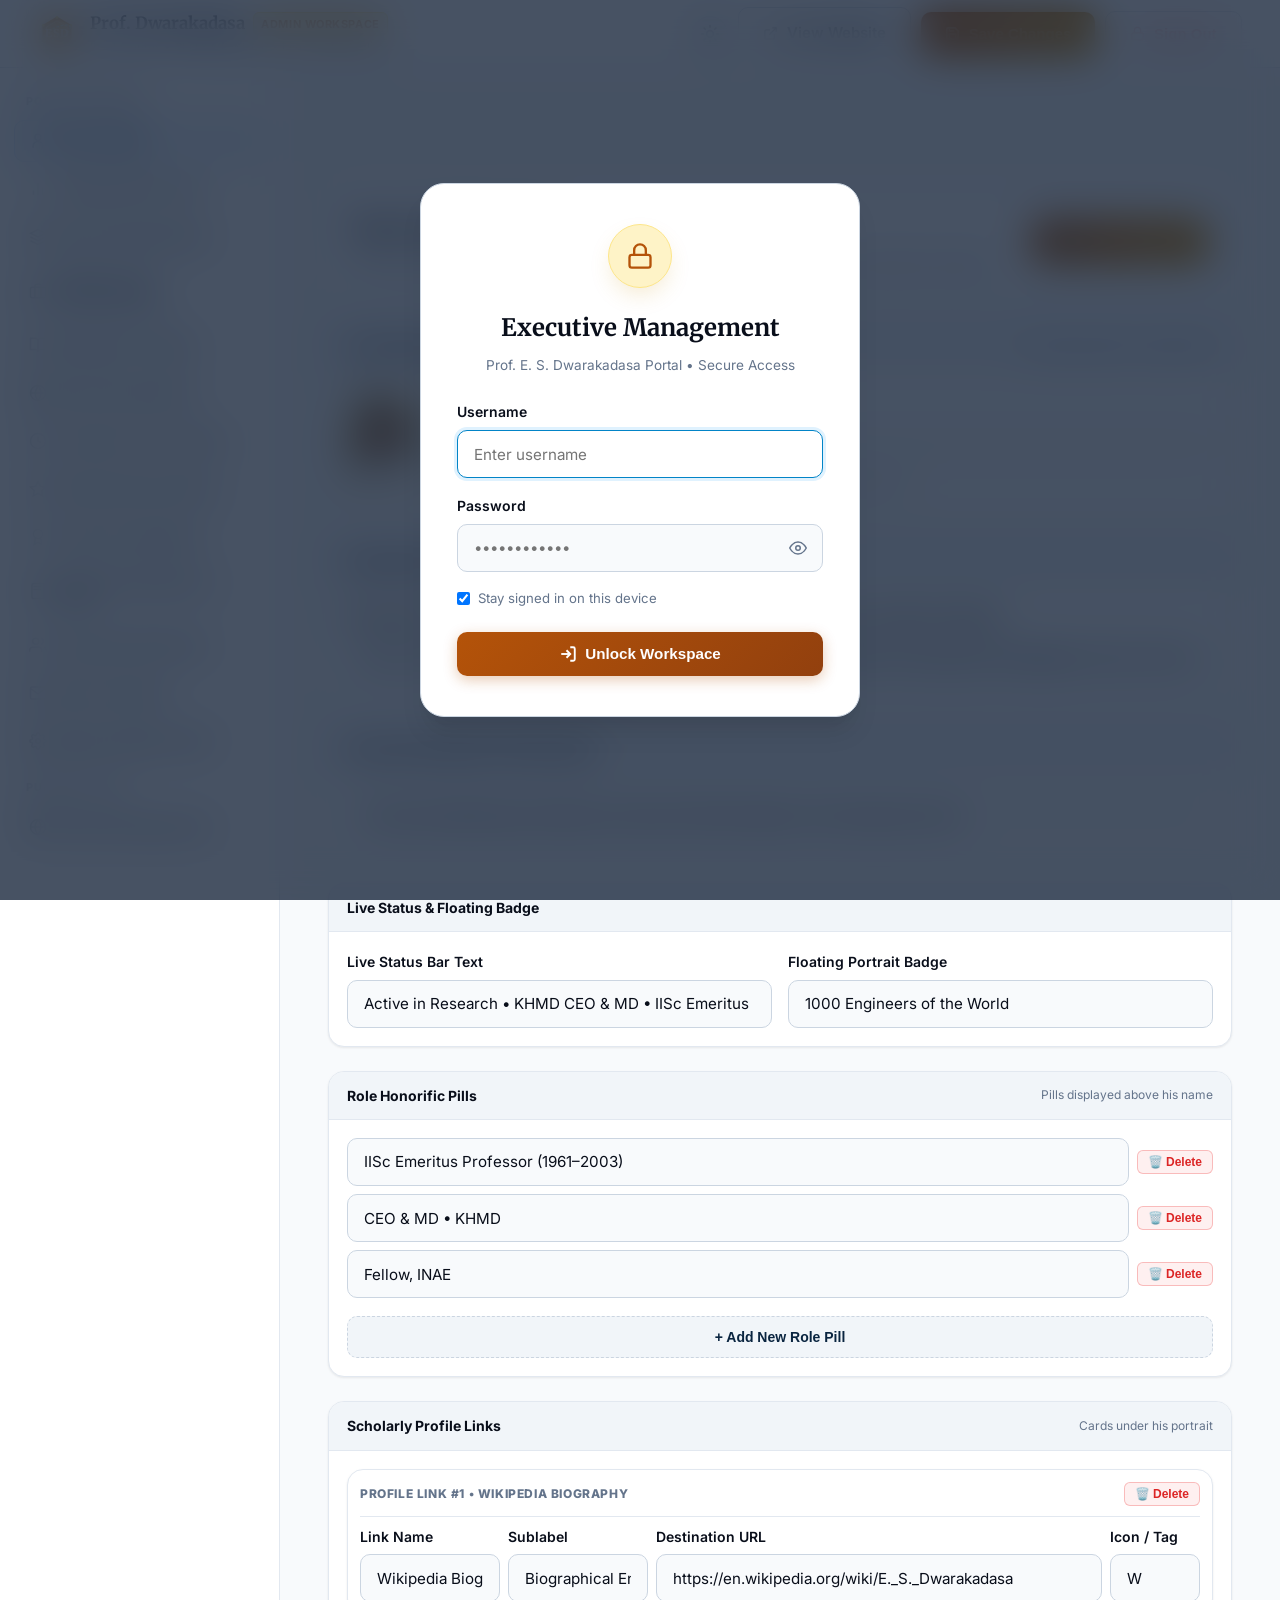
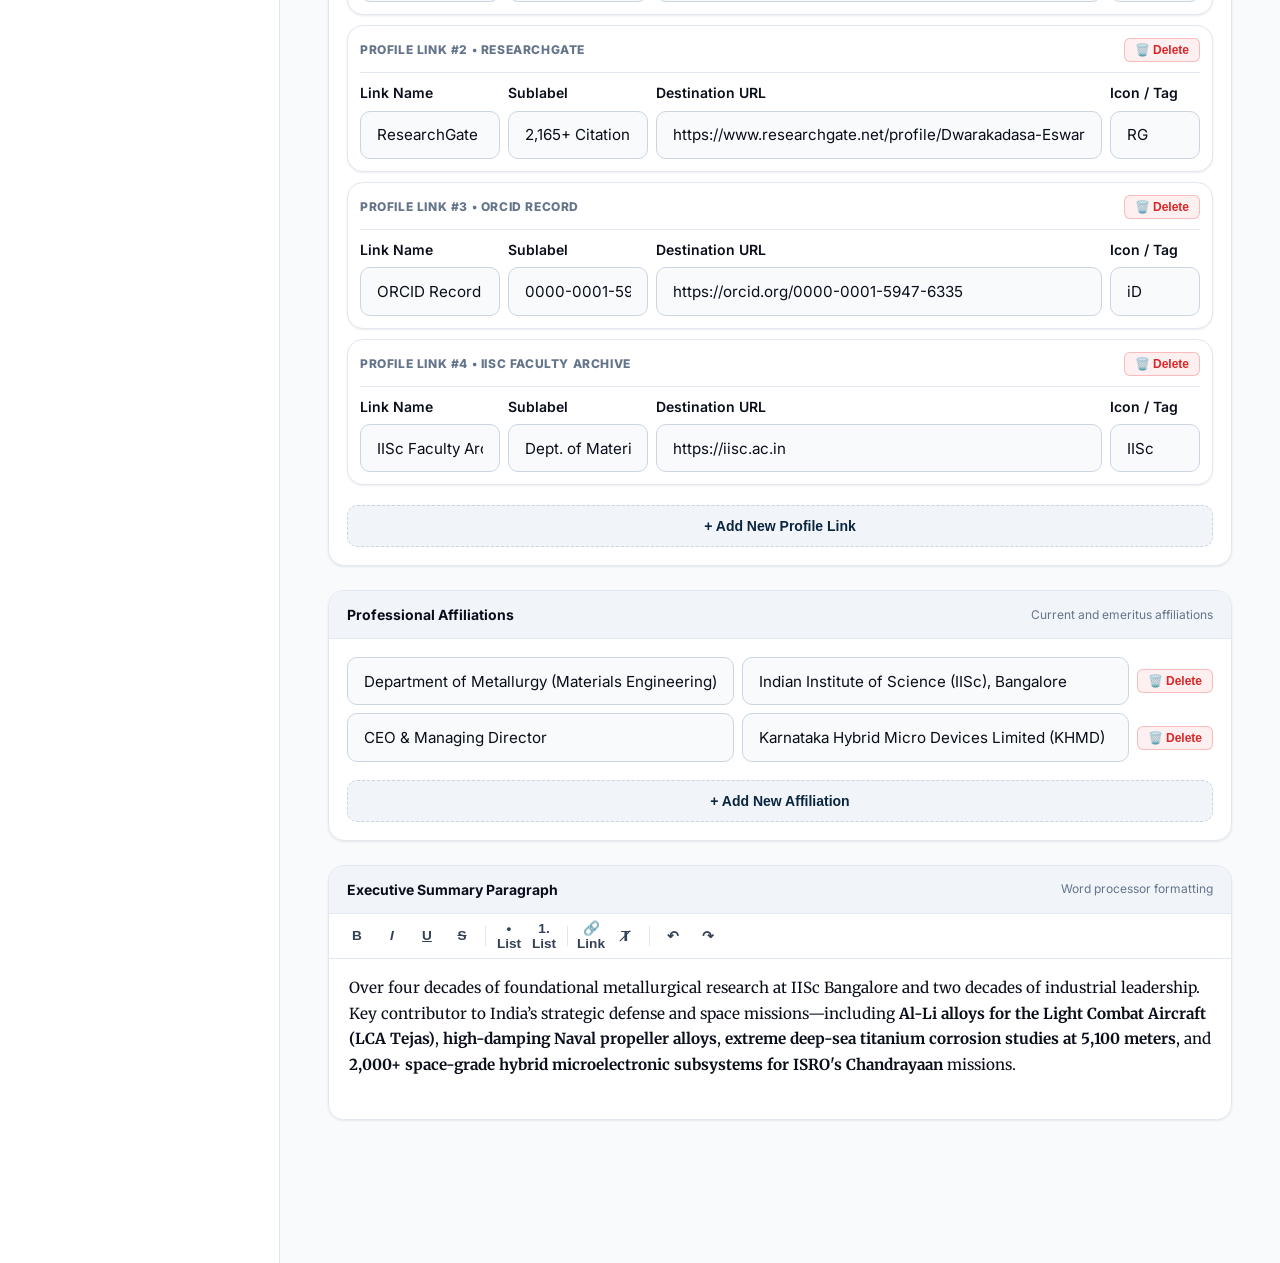
<file: admin.html>
<!DOCTYPE html>
<html lang="en">
<head>
  <meta charset="UTF-8">
  <meta name="viewport" content="width=device-width, initial-scale=1.0">
  <title>Admin Portal · Prof. E. S. Dwarakadasa</title>
  
  <!-- Favicon -->
  <link rel="icon" type="image/svg+xml" href="favicon.svg?v=4">
  <link rel="icon" type="image/png" sizes="32x32" href="favicon-32x32.png?v=4">
  <link rel="apple-touch-icon" sizes="180x180" href="apple-touch-icon.png?v=4">
  
  <!-- Fonts -->
  <link rel="preconnect" href="https://fonts.googleapis.com">
  <link rel="preconnect" href="https://fonts.gstatic.com" crossorigin>
  <link href="https://fonts.googleapis.com/css2?family=Inter:wght@300;400;500;600;700;800&family=Merriweather:ital,wght@0,300;0,400;0,700;1,300&family=JetBrains+Mono:wght@400;500;700&display=swap" rel="stylesheet">

  <!-- Main Website Stylesheet for 100% Theme Harmony -->
  <link rel="stylesheet" href="css/style.css?v=2.3">

  <style>
    /* ==========================================================================
       ADMIN PORTAL STYLES (MATCHING THE PORTAL DESIGN SYSTEM)
       ========================================================================== */
    body {
      background-color: var(--bg-body);
      color: var(--text-primary);
      min-height: 100vh;
      display: flex;
      flex-direction: column;
    }

    /* Cryptographic Auth Modal Overlay */
    #auth-overlay {
      position: fixed;
      inset: 0;
      background: rgba(10, 25, 47, 0.75);
      backdrop-filter: blur(20px);
      -webkit-backdrop-filter: blur(20px);
      z-index: 99999;
      display: flex;
      align-items: center;
      justify-content: center;
      padding: 20px;
      transition: opacity 0.3s ease, visibility 0.3s ease;
    }

    #auth-overlay.hidden {
      opacity: 0;
      visibility: hidden;
      pointer-events: none;
    }

    .auth-card {
      background: var(--bg-surface);
      border: 1.5px solid var(--border-medium);
      border-radius: var(--radius-xl);
      padding: 40px 36px;
      width: 100%;
      max-width: 440px;
      box-shadow: var(--shadow-xl);
      text-align: center;
      position: relative;
    }

    .auth-badge-icon {
      width: 64px;
      height: 64px;
      margin: 0 auto 20px;
      display: flex;
      align-items: center;
      justify-content: center;
      background: var(--gold-light);
      border: 1.5px solid var(--gold-border);
      border-radius: 50%;
      box-shadow: var(--shadow-gold);
    }

    .auth-title {
      font-family: var(--font-serif);
      font-size: 1.5rem;
      font-weight: 700;
      color: var(--text-primary);
      margin-bottom: 6px;
    }

    .auth-subtitle {
      font-size: 0.85rem;
      color: var(--text-muted);
      margin-bottom: 24px;
    }

    .auth-form {
      text-align: left;
      display: flex;
      flex-direction: column;
      gap: 16px;
    }

    .form-input-wrap {
      position: relative;
    }

    .pw-toggle-btn {
      position: absolute;
      right: 12px;
      top: 50%;
      transform: translateY(-50%);
      background: transparent;
      border: none;
      color: var(--text-muted);
      cursor: pointer;
      display: flex;
      align-items: center;
      padding: 4px;
    }

    .pw-toggle-btn:hover {
      color: var(--text-primary);
    }

    .auth-remember-row {
      display: flex;
      align-items: center;
      justify-content: space-between;
      font-size: 0.825rem;
      color: var(--text-muted);
    }

    .auth-remember-label {
      display: flex;
      align-items: center;
      gap: 8px;
      cursor: pointer;
      user-select: none;
    }

    .auth-submit-btn {
      background: linear-gradient(135deg, var(--gold), var(--gold-hover));
      color: #ffffff !important;
      border: none;
      font-weight: 700;
      font-size: 0.95rem;
      padding: 13px;
      border-radius: var(--radius-md);
      cursor: pointer;
      display: flex;
      align-items: center;
      justify-content: center;
      gap: 8px;
      box-shadow: 0 4px 14px rgba(180, 83, 9, 0.3);
      transition: all var(--transition-fast);
      margin-top: 6px;
    }

    .auth-submit-btn:hover {
      transform: translateY(-1px);
      box-shadow: 0 6px 18px rgba(180, 83, 9, 0.4);
    }

    .auth-error {
      background: rgba(239, 68, 68, 0.1);
      border: 1px solid rgba(239, 68, 68, 0.35);
      color: #ef4444;
      font-size: 0.825rem;
      padding: 10px 14px;
      border-radius: var(--radius-sm);
      display: none;
      align-items: center;
      gap: 8px;
    }

    /* Admin Workspace Header */
    .admin-header {
      background: var(--bg-glass);
      backdrop-filter: blur(20px);
      -webkit-backdrop-filter: blur(20px);
      border-bottom: 1px solid var(--border-light);
      position: sticky;
      top: 0;
      z-index: 1000;
      padding: 0 clamp(16px, 3vw, 40px);
      height: 68px;
      display: flex;
      align-items: center;
      justify-content: space-between;
    }

    .admin-brand {
      display: flex;
      align-items: center;
      gap: 14px;
      text-decoration: none;
    }

    .admin-brand-text {
      display: flex;
      flex-direction: column;
    }

    .admin-brand-title {
      font-family: var(--font-serif);
      font-weight: 700;
      font-size: 1.05rem;
      color: var(--text-primary);
      display: flex;
      align-items: center;
      gap: 8px;
    }

    .admin-pill {
      font-family: var(--font-sans);
      font-size: 0.6875rem;
      font-weight: 700;
      text-transform: uppercase;
      letter-spacing: 0.05em;
      background: var(--gold-light);
      color: var(--gold);
      border: 1px solid var(--gold-border);
      padding: 2px 7px;
      border-radius: var(--radius-sm);
    }

    .admin-brand-sub {
      font-size: 0.725rem;
      color: var(--text-muted);
    }

    .admin-actions {
      display: flex;
      align-items: center;
      gap: 10px;
    }

    /* Main Grid Layout */
    .admin-layout {
      display: grid;
      grid-template-columns: 280px 1fr;
      flex: 1;
      min-height: calc(100vh - 68px);
    }

    /* Sidebar Navigation */
    .admin-sidebar {
      background: var(--bg-surface);
      border-right: 1px solid var(--border-light);
      padding: 24px 14px;
      display: flex;
      flex-direction: column;
      gap: 6px;
    }

    .sidebar-heading {
      font-size: 0.6875rem;
      font-weight: 800;
      text-transform: uppercase;
      letter-spacing: 0.08em;
      color: var(--text-muted);
      padding: 10px 12px 4px;
    }

    .sidebar-heading:first-of-type {
      padding-top: 0;
    }

    .tab-btn {
      display: flex;
      align-items: center;
      gap: 10px;
      width: 100%;
      padding: 11px 14px;
      border-radius: var(--radius-md);
      background: transparent;
      border: 1px solid transparent;
      color: var(--text-secondary);
      font-size: 0.85rem;
      font-weight: 600;
      cursor: pointer;
      text-align: left;
      transition: all var(--transition-fast);
    }

    .tab-btn:hover {
      background: var(--bg-surface-alt);
      color: var(--text-primary);
    }

    .tab-btn.active {
      background: var(--primary-light);
      border-color: var(--primary-border);
      color: var(--primary);
      font-weight: 700;
    }

    [data-theme="dark"] .tab-btn.active {
      background: var(--accent-light);
      border-color: var(--accent);
      color: var(--accent);
    }

    .tab-btn svg {
      flex-shrink: 0;
    }

    /* Workspace Content Pane */
    .admin-main {
      padding: 32px clamp(20px, 4vw, 48px);
      max-width: 1140px;
      width: 100%;
      margin: 0 auto;
    }

    .section-editor-panel {
      display: none;
      animation: fadeIn 0.25s ease;
    }

    .section-editor-panel.active {
      display: block;
    }

    @keyframes fadeIn {
      from { opacity: 0; transform: translateY(4px); }
      to { opacity: 1; transform: translateY(0); }
    }

    /* Section Control Banner with ON/OFF Toggle */
    .section-banner {
      background: var(--bg-surface);
      border: 1.5px solid var(--border-light);
      border-radius: var(--radius-lg);
      padding: 20px 24px;
      margin-bottom: 28px;
      box-shadow: var(--shadow-sm);
      display: flex;
      align-items: center;
      justify-content: space-between;
      flex-wrap: wrap;
      gap: 16px;
    }

    .section-banner-info {
      display: flex;
      flex-direction: column;
      gap: 4px;
    }

    .section-banner-title {
      font-family: var(--font-serif);
      font-size: 1.45rem;
      font-weight: 700;
      color: var(--text-primary);
      display: flex;
      align-items: center;
      gap: 10px;
    }

    .section-banner-desc {
      font-size: 0.875rem;
      color: var(--text-muted);
    }

    .section-toggle-wrap {
      display: flex;
      align-items: center;
      gap: 12px;
      background: var(--bg-surface-alt);
      padding: 8px 16px;
      border-radius: var(--radius-full);
      border: 1px solid var(--border-light);
    }

    .toggle-switch {
      position: relative;
      display: inline-block;
      width: 44px;
      height: 24px;
    }

    .toggle-switch input {
      opacity: 0;
      width: 0;
      height: 0;
    }

    .toggle-slider {
      position: absolute;
      cursor: pointer;
      inset: 0;
      background-color: #cbd5e1;
      border-radius: 24px;
      transition: 0.25s;
    }

    .toggle-slider:before {
      position: absolute;
      content: "";
      height: 18px;
      width: 18px;
      left: 3px;
      bottom: 3px;
      background-color: white;
      border-radius: 50%;
      transition: 0.25s;
      box-shadow: 0 1px 3px rgba(0,0,0,0.2);
    }

    input:checked + .toggle-slider {
      background-color: var(--gold);
    }

    input:checked + .toggle-slider:before {
      transform: translateX(20px);
    }

    .toggle-label {
      font-size: 0.8125rem;
      font-weight: 700;
      color: var(--text-primary);
      user-select: none;
    }

    /* Word Processor Editor Card */
    .editor-card {
      background: var(--bg-surface);
      border: 1.5px solid var(--border-light);
      border-radius: var(--radius-lg);
      margin-bottom: 24px;
      overflow: hidden;
      box-shadow: var(--shadow-sm);
      transition: border-color var(--transition-fast);
    }

    .editor-card:hover {
      border-color: var(--border-medium);
    }

    .editor-card-header {
      background: var(--bg-surface-alt);
      padding: 12px 18px;
      border-bottom: 1px solid var(--border-light);
      display: flex;
      justify-content: space-between;
      align-items: center;
    }

    .editor-card-title {
      font-size: 0.875rem;
      font-weight: 700;
      color: var(--text-primary);
      display: flex;
      align-items: center;
      gap: 8px;
    }

    .editor-card-actions {
      display: flex;
      align-items: center;
      gap: 8px;
    }

    /* WYSIWYG Word Toolbar */
    .wysiwyg-toolbar {
      background: var(--bg-surface);
      border-bottom: 1px solid var(--border-light);
      padding: 6px 12px;
      display: flex;
      align-items: center;
      flex-wrap: wrap;
      gap: 3px;
      user-select: none;
    }

    .toolbar-sep {
      width: 1px;
      height: 20px;
      background: var(--border-light);
      margin: 0 4px;
    }

    .tool-btn {
      width: 32px;
      height: 32px;
      display: inline-flex;
      align-items: center;
      justify-content: center;
      background: transparent;
      border: 1px solid transparent;
      border-radius: var(--radius-sm);
      color: var(--text-secondary);
      cursor: pointer;
      font-weight: 700;
      font-size: 0.85rem;
      transition: all var(--transition-fast);
    }

    .tool-btn:hover {
      background: var(--bg-surface-alt);
      color: var(--primary);
      border-color: var(--border-light);
    }

    /* Word Canvas Editable Area */
    .word-canvas {
      min-height: 110px;
      padding: 16px 20px;
      background: var(--bg-surface);
      color: var(--text-primary);
      font-size: 0.95rem;
      line-height: 1.7;
      outline: none;
      font-family: inherit;
    }

    .word-canvas:focus {
      background: var(--bg-card-hover);
      box-shadow: inset 0 0 0 2px var(--accent-light);
    }

    .word-canvas[data-serif="true"] {
      font-family: var(--font-serif);
    }

    .word-canvas p {
      margin-bottom: 10px;
    }

    .word-canvas strong {
      font-weight: 700;
      color: var(--text-primary);
    }

    .word-canvas a {
      color: var(--accent);
      text-decoration: underline;
    }

    .word-canvas ul, .word-canvas ol {
      margin: 8px 0 12px 24px;
    }

    /* Item Card Deletion & Addition */
    .item-card {
      background: var(--bg-surface);
      border: 1.5px solid var(--border-light);
      border-radius: var(--radius-lg);
      padding: 20px;
      margin-bottom: 16px;
      box-shadow: var(--shadow-sm);
      position: relative;
      transition: transform var(--transition-fast), border-color var(--transition-fast);
    }

    .item-card:hover {
      border-color: var(--border-medium);
    }

    .item-card-top {
      display: flex;
      justify-content: space-between;
      align-items: center;
      margin-bottom: 14px;
      padding-bottom: 10px;
      border-bottom: 1px solid var(--border-light);
    }

    .item-card-index {
      font-size: 0.75rem;
      font-weight: 800;
      text-transform: uppercase;
      letter-spacing: 0.05em;
      color: var(--text-muted);
    }

    .btn-delete-item {
      background: rgba(239, 68, 68, 0.08);
      border: 1px solid rgba(239, 68, 68, 0.3);
      color: #dc2626;
      font-size: 0.75rem;
      font-weight: 700;
      padding: 4px 10px;
      border-radius: var(--radius-sm);
      cursor: pointer;
      display: inline-flex;
      align-items: center;
      gap: 5px;
      transition: all var(--transition-fast);
    }

    .btn-delete-item:hover {
      background: #dc2626;
      color: #ffffff;
      border-color: #dc2626;
    }

    .btn-add-item {
      display: inline-flex;
      align-items: center;
      gap: 8px;
      padding: 12px 20px;
      background: var(--bg-surface-alt);
      border: 1.5px dashed var(--border-medium);
      border-radius: var(--radius-md);
      color: var(--primary);
      font-weight: 700;
      font-size: 0.875rem;
      cursor: pointer;
      width: 100%;
      justify-content: center;
      margin-top: 10px;
      transition: all var(--transition-fast);
    }

    .btn-add-item:hover {
      background: var(--primary-light);
      border-color: var(--primary);
      border-style: solid;
    }

    [data-theme="dark"] .btn-add-item:hover {
      background: var(--accent-light);
      border-color: var(--accent);
      color: var(--accent);
    }

    /* Toast Notification */
    .admin-toast {
      position: fixed;
      bottom: 24px;
      right: 24px;
      background: var(--bg-surface);
      border: 1.5px solid var(--success);
      color: var(--text-primary);
      padding: 14px 22px;
      border-radius: var(--radius-md);
      box-shadow: var(--shadow-xl);
      display: flex;
      align-items: center;
      gap: 12px;
      z-index: 999999;
      transform: translateY(100px);
      opacity: 0;
      transition: all 0.3s cubic-bezier(0.16, 1, 0.3, 1);
      font-weight: 600;
    }

    .admin-toast.visible {
      transform: translateY(0);
      opacity: 1;
    }

    @media (max-width: 900px) {
      .admin-layout {
        grid-template-columns: 1fr;
      }
      .admin-sidebar {
        border-right: none;
        border-bottom: 1px solid var(--border-light);
        flex-direction: row;
        overflow-x: auto;
        padding: 12px;
      }
      .tab-btn {
        white-space: nowrap;
        padding: 8px 12px;
      }
      .sidebar-heading {
        display: none;
      }
    }
  </style>
</head>
<body>

  <!-- ======================================================================
       1. CRYPTOGRAPHIC PASSWORD LOCK SCREEN (Salted SHA-256)
       ====================================================================== -->
  <div id="auth-overlay">
    <div class="auth-card">
      <div class="auth-badge-icon">
        <svg width="28" height="28" viewBox="0 0 24 24" fill="none" stroke="var(--gold)" stroke-width="2">
          <rect x="3" y="11" width="18" height="11" rx="2" ry="2"></rect>
          <path d="M7 11V7a5 5 0 0 1 10 0v4"></path>
        </svg>
      </div>

      <h1 class="auth-title">Executive Management</h1>
      <p class="auth-subtitle">Prof. E. S. Dwarakadasa Portal &bull; Secure Access</p>

      <div id="auth-error" class="auth-error">
        <svg width="16" height="16" viewBox="0 0 24 24" fill="none" stroke="currentColor" stroke-width="2">
          <circle cx="12" cy="12" r="10"></circle>
          <line x1="12" y1="8" x2="12" y2="12"></line>
          <line x1="12" y1="16" x2="12.01" y2="16"></line>
        </svg>
        <span id="auth-error-msg">Incorrect username or password.</span>
      </div>

      <form class="auth-form" id="login-form">
        <div>
          <label for="auth-username" class="form-label">Username</label>
          <div class="form-input-wrap">
            <input type="text" id="auth-username" class="form-control" required autocomplete="username" placeholder="Enter username">
          </div>
        </div>

        <div>
          <label for="auth-password" class="form-label">Password</label>
          <div class="form-input-wrap">
            <input type="password" id="auth-password" class="form-control" required autocomplete="current-password" placeholder="••••••••••••">
            <button type="button" class="pw-toggle-btn" id="pw-toggle-btn" aria-label="Toggle password visibility">
              <svg width="18" height="18" viewBox="0 0 24 24" fill="none" stroke="currentColor" stroke-width="2">
                <path d="M1 12s4-8 11-8 11 8 11 8-4 8-11 8-11-8-11-8z"></path>
                <circle cx="12" cy="12" r="3"></circle>
              </svg>
            </button>
          </div>
        </div>

        <div class="auth-remember-row">
          <label class="auth-remember-label">
            <input type="checkbox" id="auth-remember" checked>
            <span>Stay signed in on this device</span>
          </label>
        </div>

        <button type="submit" class="auth-submit-btn" id="auth-submit-btn">
          <svg width="18" height="18" viewBox="0 0 24 24" fill="none" stroke="currentColor" stroke-width="2.5">
            <path d="M15 3h4a2 2 0 0 1 2 2v14a2 2 0 0 1-2 2h-4"></path>
            <polyline points="10 17 15 12 10 7"></polyline>
            <line x1="15" y1="12" x2="3" y2="12"></line>
          </svg>
          Unlock Workspace
        </button>
      </form>
    </div>
  </div>

  <!-- ======================================================================
       2. ADMIN WORKSPACE (THEMED TO MATCH THE WEBSITE)
       ====================================================================== -->
  <header class="admin-header">
    <div class="admin-brand">
      <div class="brand-emblem">
        <!-- Option B Luminary Crest -->
        <svg class="brand-emblem-svg" viewBox="0 0 44 44" fill="none" width="38" height="38">
          <polygon points="22 4, 38 13.2, 38 31.6, 22 40.8, 6 31.6, 6 13.2" fill="url(#crestGoldGradAdmin)" stroke="#d97706" stroke-width="1.8"/>
          <polygon points="22 8, 34 14.9, 34 29.1, 22 36, 10 29.1, 10 14.9" fill="none" stroke="#fef3c7" stroke-width="0.8" opacity="0.6"/>
          <circle cx="22" cy="4" r="1.5" fill="#fde047"/>
          <circle cx="38" cy="13.2" r="1.5" fill="#fde047"/>
          <circle cx="38" cy="31.6" r="1.5" fill="#fde047"/>
          <circle cx="22" cy="40.8" r="1.5" fill="#fde047"/>
          <circle cx="6" cy="31.6" r="1.5" fill="#fde047"/>
          <circle cx="6" cy="13.2" r="1.5" fill="#fde047"/>
          <ellipse cx="22" cy="22" rx="17" ry="6.5" transform="rotate(-25 22 22)" fill="none" stroke="#67e8f9" stroke-width="1.2" stroke-dasharray="3 2" opacity="0.85"/>
          <text x="22" y="27" text-anchor="middle" font-family="'Merriweather', Georgia, serif" font-weight="900" font-size="12.5" fill="#ffffff" letter-spacing="0.5">ESD</text>
          <defs>
            <linearGradient id="crestGoldGradAdmin" x1="6" y1="4" x2="38" y2="40.8" gradientUnits="userSpaceOnUse">
              <stop offset="0%" stop-color="#b45309"/>
              <stop offset="50%" stop-color="#f59e0b"/>
              <stop offset="100%" stop-color="#78350f"/>
            </linearGradient>
          </defs>
        </svg>
      </div>

      <div class="admin-brand-text">
        <div class="admin-brand-title">
          <span>Prof. Dwarakadasa</span>
          <span class="admin-pill">Admin Workspace</span>
        </div>
        <span class="admin-brand-sub">IISc Emeritus &bull; CEO &amp; MD, KHMD &bull; Live Content Editor</span>
      </div>
    </div>

    <div class="admin-actions">
      <!-- Dark / Light Mode Toggle Button -->
      <button id="theme-toggle-btn" class="theme-toggle-btn" aria-label="Toggle Dark or Light theme" title="Toggle Theme">
        <svg id="theme-icon" width="20" height="20" viewBox="0 0 24 24" fill="none" stroke="currentColor" stroke-width="2" stroke-linecap="round" stroke-linejoin="round">
          <circle cx="12" cy="12" r="4"></circle>
          <path d="M12 2v2"></path>
          <path d="M12 20v2"></path>
          <path d="m4.93 4.93 1.41 1.41"></path>
          <path d="m17.66 17.66 1.41 1.41"></path>
          <path d="M2 12h2"></path>
          <path d="M20 12h2"></path>
          <path d="m6.34 17.66-1.41 1.41"></path>
          <path d="m19.07 4.93-1.41 1.41"></path>
        </svg>
      </button>

      <a href="index.html" target="_blank" class="btn btn-outline" title="View the live website">
        <svg width="15" height="15" viewBox="0 0 24 24" fill="none" stroke="currentColor" stroke-width="2">
          <path d="M18 13v6a2 2 0 0 1-2 2H5a2 2 0 0 1-2-2V8a2 2 0 0 1 2-2h6"></path>
          <polyline points="15 3 21 3 21 9"></polyline>
          <line x1="10" y1="14" x2="21" y2="3"></line>
        </svg>
        View Website
      </a>

      <button type="button" class="btn btn-gold" id="save-all-btn" title="Save changes (Ctrl+S)">
        <svg width="15" height="15" viewBox="0 0 24 24" fill="none" stroke="currentColor" stroke-width="2.5">
          <path d="M19 21H5a2 2 0 0 1-2-2V5a2 2 0 0 1 2-2h11l5 5v11a2 2 0 0 1-2 2z"></path>
          <polyline points="17 21 17 13 7 13 7 21"></polyline>
          <polyline points="7 3 7 8 15 8"></polyline>
        </svg>
        Save Changes
      </button>

      <button type="button" class="btn btn-outline" id="signout-btn" style="color: #ef4444;" title="Sign out and lock workspace">
        <svg width="15" height="15" viewBox="0 0 24 24" fill="none" stroke="currentColor" stroke-width="2">
          <rect x="3" y="11" width="18" height="11" rx="2" ry="2"></rect>
          <path d="M7 11V7a5 5 0 0 1 10 0v4"></path>
        </svg>
        Sign Out
      </button>
    </div>
  </header>

  <!-- Workspace Layout -->
  <div class="admin-layout">
    
    <!-- Sidebar Tabs -->
    <aside class="admin-sidebar">
      <div class="sidebar-heading">Portal Sections</div>
      
      <button type="button" class="tab-btn active" data-tab="tab-hero">
        <svg width="18" height="18" viewBox="0 0 24 24" fill="none" stroke="currentColor" stroke-width="2">
          <circle cx="12" cy="7" r="4"></circle>
          <path d="M5.5 21v-2a6.5 6.5 0 0 1 13 0v2"></path>
        </svg>
        Hero &amp; Profile
      </button>

      <button type="button" class="tab-btn" data-tab="tab-stats">
        <svg width="18" height="18" viewBox="0 0 24 24" fill="none" stroke="currentColor" stroke-width="2">
          <path d="M18 20V10"></path>
          <path d="M12 20V4"></path>
          <path d="M6 20v-6"></path>
        </svg>
        Strategic Metrics Strip
      </button>

      <button type="button" class="tab-btn" data-tab="tab-breakthroughs">
        <svg width="18" height="18" viewBox="0 0 24 24" fill="none" stroke="currentColor" stroke-width="2">
          <polygon points="12 2 2 7 12 12 22 7 12 2"></polygon>
          <polyline points="2 17 12 22 22 17"></polyline>
          <polyline points="2 12 12 17 22 12"></polyline>
        </svg>
        Defense Breakthroughs
      </button>

      <button type="button" class="tab-btn" data-tab="tab-industry">
        <svg width="18" height="18" viewBox="0 0 24 24" fill="none" stroke="currentColor" stroke-width="2">
          <rect x="2" y="7" width="20" height="14" rx="2" ry="2"></rect>
          <path d="M16 21V5a2 2 0 0 0-2-2h-4a2 2 0 0 0-2 2v16"></path>
        </svg>
        KHMD &amp; Space Microelectronics
      </button>

      <button type="button" class="tab-btn" data-tab="tab-about">
        <svg width="18" height="18" viewBox="0 0 24 24" fill="none" stroke="currentColor" stroke-width="2">
          <path d="M2 3h6a4 4 0 0 1 4 4v14a3 3 0 0 0-3-3H2z"></path>
          <path d="M22 3h-6a4 4 0 0 0-4 4v14a3 3 0 0 1 3-3h7z"></path>
        </svg>
        Biography &amp; Heritage
      </button>

      <button type="button" class="tab-btn" data-tab="tab-map">
        <svg width="18" height="18" viewBox="0 0 24 24" fill="none" stroke="currentColor" stroke-width="2">
          <circle cx="12" cy="12" r="10"></circle>
          <line x1="2" y1="12" x2="22" y2="12"></line>
          <path d="M12 2a15.3 15.3 0 0 1 4 10 15.3 15.3 0 0 1-4 10 15.3 15.3 0 0 1-4-10z"></path>
        </svg>
        Global Footprint Map
      </button>

      <button type="button" class="tab-btn" data-tab="tab-career">
        <svg width="18" height="18" viewBox="0 0 24 24" fill="none" stroke="currentColor" stroke-width="2">
          <circle cx="12" cy="12" r="10"></circle>
          <polyline points="12 6 12 12 16 14"></polyline>
        </svg>
        Academic Career Timeline
      </button>

      <button type="button" class="tab-btn" data-tab="tab-endowments">
        <svg width="18" height="18" viewBox="0 0 24 24" fill="none" stroke="currentColor" stroke-width="2">
          <path d="M12 2l3.09 6.26L22 9.27l-5 4.87 1.18 6.88L12 17.77l-6.18 3.25L7 14.14 2 9.27l6.91-1.01L12 2z"></path>
        </svg>
        Endowed Award Tributes
      </button>

      <button type="button" class="tab-btn" data-tab="tab-awards">
        <svg width="18" height="18" viewBox="0 0 24 24" fill="none" stroke="currentColor" stroke-width="2">
          <circle cx="12" cy="8" r="6"></circle>
          <path d="M15.477 12.89 17 22l-5-3-5 3 1.523-9.11"></path>
        </svg>
        Awards &amp; Fellowships
      </button>

      <button type="button" class="tab-btn" data-tab="tab-publications">
        <svg width="18" height="18" viewBox="0 0 24 24" fill="none" stroke="currentColor" stroke-width="2">
          <path d="M4 19.5v-15A2.5 2.5 0 0 1 6.5 2H20v20H6.5a2.5 2.5 0 0 1-2.5-2.5Z"></path>
          <path d="M6 6h10"></path>
          <path d="M6 10h10"></path>
        </svg>
        Research Publications &amp; Books
      </button>

      <button type="button" class="tab-btn" data-tab="tab-mentorship">
        <svg width="18" height="18" viewBox="0 0 24 24" fill="none" stroke="currentColor" stroke-width="2">
          <path d="M17 21v-2a4 4 0 0 0-4-4H5a4 4 0 0 0-4 4v2"></path>
          <circle cx="9" cy="7" r="4"></circle>
          <path d="M23 21v-2a4 4 0 0 0-3-3.87"></path>
          <path d="M16 3.13a4 4 0 0 1 0 7.75"></path>
        </svg>
        Teaching &amp; Mentorship
      </button>

      <button type="button" class="tab-btn" data-tab="tab-contact">
        <svg width="18" height="18" viewBox="0 0 24 24" fill="none" stroke="currentColor" stroke-width="2">
          <path d="M4 4h16c1.1 0 2 .9 2 2v12c0 1.1-.9 2-2 2H4c-1.1 0-2-.9-2-2V6c0-1.1.9-2 2-2z"></path>
          <polyline points="22,6 12,13 2,6"></polyline>
        </svg>
        Office &amp; Inquiries
      </button>

      <button type="button" class="tab-btn" data-tab="tab-settings">
        <svg width="18" height="18" viewBox="0 0 24 24" fill="none" stroke="currentColor" stroke-width="2">
          <circle cx="12" cy="12" r="3"></circle>
          <path d="M19.4 15a1.65 1.65 0 0 0 .33 1.82l.06.06a2 2 0 0 1 0 2.83 2 2 0 0 1-2.83 0l-.06-.06a1.65 1.65 0 0 0-1.82-.33 1.65 1.65 0 0 0-1 1.51V21a2 2 0 0 1-2 2 2 2 0 0 1-2-2v-.09A1.65 1.65 0 0 0 9 19.4a1.65 1.65 0 0 0-1.82.33l-.06.06a2 2 0 0 1-2.83 0 2 2 0 0 1 0-2.83l.06-.06a1.65 1.65 0 0 0 .33-1.82 1.65 1.65 0 0 0-1.51-1H3a2 2 0 0 1-2-2 2 2 0 0 1 2-2h.09A1.65 1.65 0 0 0 4.6 9a1.65 1.65 0 0 0-.33-1.82l-.06-.06a2 2 0 0 1 0-2.83 2 2 0 0 1 2.83 0l.06.06a1.65 1.65 0 0 0 1.82.33H9a1.65 1.65 0 0 0 1-1.51V3a2 2 0 0 1 2-2 2 2 0 0 1 2 2v.09a1.65 1.65 0 0 0 1 1.51 1.65 1.65 0 0 0 1.82-.33l.06-.06a2 2 0 0 1 2.83 0 2 2 0 0 1 0 2.83l-.06.06a1.65 1.65 0 0 0-.33 1.82V9a1.65 1.65 0 0 0 1.51 1H21a2 2 0 0 1 2 2 2 2 0 0 1-2 2h-.09a1.65 1.65 0 0 0-1.51 1z"></path>
        </svg>
        Website Settings &amp; SEO
      </button>

      <div class="sidebar-heading">Publish &amp; Sync</div>

      <button type="button" class="tab-btn" data-tab="tab-publish">
        <svg width="18" height="18" viewBox="0 0 24 24" fill="none" stroke="currentColor" stroke-width="2">
          <circle cx="12" cy="12" r="10"></circle>
          <line x1="2" y1="12" x2="22" y2="12"></line>
          <path d="M12 2a15.3 15.3 0 0 1 4 10 15.3 15.3 0 0 1-4 10 15.3 15.3 0 0 1-4-10 15.3 15.3 0 0 1 4-10z"></path>
        </svg>
        Publish Worldwide Web
      </button>
    </aside>

    <!-- Main Workspace Form Area -->
    <main class="admin-main">

      <!-- ==============================================================
           TAB 1: HERO & PROFILE
           ============================================================== -->
      <section id="tab-hero" class="section-editor-panel active">
        <div class="section-banner">
          <div class="section-banner-info">
            <h2 class="section-banner-title">Hero Profile &amp; Bio</h2>
            <p class="section-banner-desc">Primary header information, credentials, titles, photo, role pills, affiliations, and executive summary.</p>
          </div>
          <button type="button" class="btn btn-gold btn-save-quick">💾 Save Changes</button>
        </div>

        <!-- Portrait Photo URL & Live Preview -->
        <div class="editor-card">
          <div class="editor-card-header">
            <span class="editor-card-title">Portrait Photo URL &amp; Live Preview</span>
            <span style="font-size: 0.75rem; color: var(--text-muted);">Change image link or upload path</span>
          </div>
          <div style="padding: 18px; display: grid; grid-template-columns: 85px 1fr; gap: 18px; align-items: center;">
            <img id="hero-photo-preview" src="assets/images/prof-dwarakadasa.jpg?v=3" alt="Preview" style="width: 80px; height: 96px; object-fit: cover; border-radius: var(--radius-sm); border: 2px solid var(--gold-border); box-shadow: var(--shadow-sm);">
            <div>
              <label class="form-label">Photo Source URL / File Path</label>
              <input type="text" class="form-control" id="hero-photo-url" data-key="hero.photo_url" placeholder="assets/images/prof-dwarakadasa.jpg?v=3">
              <span style="font-size: 0.75rem; color: var(--text-muted); margin-top: 4px; display: block;">Supports local image paths (e.g. <code>assets/images/...</code>) or any web URL (https://...).</span>
            </div>
          </div>
        </div>

        <!-- Name & Degrees -->
        <div class="editor-card">
          <div class="editor-card-header">
            <span class="editor-card-title">Display Name &amp; Degrees</span>
          </div>
          <div style="padding: 18px; display: grid; grid-template-columns: 1fr 1fr; gap: 16px;">
            <div>
              <label class="form-label">Display Name</label>
              <input type="text" class="form-control" id="hero-name" data-key="hero.name">
            </div>
            <div>
              <label class="form-label">Full Name &amp; Academic Degrees</label>
              <input type="text" class="form-control" id="hero-fullname" data-key="hero.fullname">
            </div>
          </div>
        </div>

        <!-- Executive Designation -->
        <div class="editor-card">
          <div class="editor-card-header">
            <span class="editor-card-title">Executive Designation (Subheading)</span>
          </div>
          <div style="padding: 18px;">
            <input type="text" class="form-control" id="hero-title" data-key="hero.title">
          </div>
        </div>

        <!-- Live Status & Badge -->
        <div class="editor-card">
          <div class="editor-card-header">
            <span class="editor-card-title">Live Status &amp; Floating Badge</span>
          </div>
          <div style="padding: 18px; display: grid; grid-template-columns: 1fr 1fr; gap: 16px;">
            <div>
              <label class="form-label">Live Status Bar Text</label>
              <input type="text" class="form-control" id="hero-live-status" data-key="hero.live_status">
            </div>
            <div>
              <label class="form-label">Floating Portrait Badge</label>
              <input type="text" class="form-control" id="hero-badge" data-key="hero.badge">
            </div>
          </div>
        </div>

        <!-- Role Honorific Pills (Addable / Deletable) -->
        <div class="editor-card">
          <div class="editor-card-header">
            <span class="editor-card-title">Role Honorific Pills</span>
            <span style="font-size: 0.75rem; color: var(--text-muted);">Pills displayed above his name</span>
          </div>
          <div style="padding: 18px;">
            <div id="role-pills-list"></div>
            <button type="button" class="btn-add-item" id="btn-add-pill">+ Add New Role Pill</button>
          </div>
        </div>

        <!-- Scholarly Profile Links (Wikipedia, ResearchGate, ORCID, IISc Archive) -->
        <div class="editor-card">
          <div class="editor-card-header">
            <span class="editor-card-title">Scholarly Profile Links</span>
            <span style="font-size: 0.75rem; color: var(--text-muted);">Cards under his portrait</span>
          </div>
          <div style="padding: 18px;">
            <div id="profile-links-list"></div>
            <button type="button" class="btn-add-item" id="btn-add-profile-link">+ Add New Profile Link</button>
          </div>
        </div>

        <!-- Professional Affiliations -->
        <div class="editor-card">
          <div class="editor-card-header">
            <span class="editor-card-title">Professional Affiliations</span>
            <span style="font-size: 0.75rem; color: var(--text-muted);">Current and emeritus affiliations</span>
          </div>
          <div style="padding: 18px;">
            <div id="affiliations-list"></div>
            <button type="button" class="btn-add-item" id="btn-add-affiliation">+ Add New Affiliation</button>
          </div>
        </div>

        <!-- Executive Summary Paragraph (WYSIWYG Word Editor) -->
        <div class="editor-card">
          <div class="editor-card-header">
            <span class="editor-card-title">Executive Summary Paragraph</span>
            <span style="font-size: 0.75rem; color: var(--text-muted);">Word processor formatting</span>
          </div>
          <div class="wysiwyg-toolbar" data-target="hero-summary">
            <button type="button" class="tool-btn" data-cmd="bold" title="Bold (Ctrl+B)"><strong>B</strong></button>
            <button type="button" class="tool-btn" data-cmd="italic" title="Italic (Ctrl+I)"><em>I</em></button>
            <button type="button" class="tool-btn" data-cmd="underline" title="Underline (Ctrl+U)"><u>U</u></button>
            <button type="button" class="tool-btn" data-cmd="strikeThrough" title="Strikethrough"><s>S</s></button>
            <span class="toolbar-sep"></span>
            <button type="button" class="tool-btn" data-cmd="insertUnorderedList" title="Bullet List">• List</button>
            <button type="button" class="tool-btn" data-cmd="insertOrderedList" title="Numbered List">1. List</button>
            <span class="toolbar-sep"></span>
            <button type="button" class="tool-btn" data-cmd="createLink" title="Insert Link">🔗 Link</button>
            <button type="button" class="tool-btn" data-cmd="removeFormat" title="Clear Formatting">T̸</button>
            <span class="toolbar-sep"></span>
            <button type="button" class="tool-btn" data-cmd="undo" title="Undo">↶</button>
            <button type="button" class="tool-btn" data-cmd="redo" title="Redo">↷</button>
          </div>
          <div class="word-canvas" id="hero-summary" contenteditable="true" data-key="hero.summary" data-serif="true" style="min-height: 160px;"></div>
        </div>
      </section>

      <!-- ==============================================================
           TAB 2: STRATEGIC METRICS
           ============================================================== -->
      <section id="tab-stats" class="section-editor-panel">
        <div class="section-banner">
          <div class="section-banner-info">
            <h2 class="section-banner-title">Strategic Metrics Strip</h2>
            <p class="section-banner-desc">Manage or delete highlight metrics displayed across the banner fold.</p>
          </div>
          <button type="button" class="btn btn-gold btn-save-quick">💾 Save Changes</button>
        </div>

        <div id="stats-container"></div>
        <button type="button" class="btn-add-item" id="btn-add-stat">+ Add New Metric Card</button>
      </section>

      <!-- ==============================================================
           TAB 3: DEFENSE BREAKTHROUGHS
           ============================================================== -->
      <section id="tab-breakthroughs" class="section-editor-panel">
        <div class="section-banner">
          <div class="section-banner-info">
            <h2 class="section-banner-title">Defense &amp; Aerospace Innovations</h2>
            <p class="section-banner-desc">Strategic contributions to LCA Tejas, Indian Navy, deep-sea exploration, and failure forensics.</p>
          </div>
          <div class="section-toggle-wrap">
            <span class="toggle-label">Section Visible:</span>
            <label class="toggle-switch">
              <input type="checkbox" id="toggle-breakthroughs" data-section="breakthroughs" checked>
              <span class="toggle-slider"></span>
            </label>
          </div>
        </div>

        <!-- Section Header Editor -->
        <div class="editor-card">
          <div class="editor-card-header">
            <span class="editor-card-title">Section Header &amp; Subtitle</span>
          </div>
          <div style="padding: 18px; display: flex; flex-direction: column; gap: 12px;">
            <div>
              <label class="form-label">Section Tag (Gold Badge)</label>
              <input type="text" class="form-control" data-key="breakthroughs_header.tag">
            </div>
            <div>
              <label class="form-label">Section Main Title</label>
              <input type="text" class="form-control" data-key="breakthroughs_header.title">
            </div>
            <div>
              <label class="form-label">Section Subtitle / Description</label>
              <textarea class="form-control" data-key="breakthroughs_header.subtitle" rows="2"></textarea>
            </div>
          </div>
        </div>

        <div id="breakthroughs-container"></div>
        <button type="button" class="btn-add-item" id="btn-add-breakthrough">+ Add New Defense Breakthrough Card</button>
      </section>

      <!-- ==============================================================
           TAB 4: KHMD & INDUSTRY
           ============================================================== -->
      <section id="tab-industry" class="section-editor-panel">
        <div class="section-banner">
          <div class="section-banner-info">
            <h2 class="section-banner-title">KHMD &amp; Space Microelectronics</h2>
            <p class="section-banner-desc">Karnataka Hybrid Micro Devices Limited executive stewardship and high-reliability aerospace modules.</p>
          </div>
          <div class="section-toggle-wrap">
            <span class="toggle-label">Section Visible:</span>
            <label class="toggle-switch">
              <input type="checkbox" id="toggle-industry" data-section="industry" checked>
              <span class="toggle-slider"></span>
            </label>
          </div>
        </div>

        <div class="editor-card">
          <div class="editor-card-header">
            <span class="editor-card-title">Corporate Section Header &amp; Facility</span>
          </div>
          <div style="padding: 18px; display: flex; flex-direction: column; gap: 14px;">
            <div>
              <label class="form-label">Section Tag (Gold Badge)</label>
              <input type="text" class="form-control" data-key="industry_header.tag">
            </div>
            <div>
              <label class="form-label">Main Heading</label>
              <input type="text" class="form-control" id="industry-title" data-key="industry_header.title">
            </div>
            <div>
              <label class="form-label">Executive Subheading</label>
              <input type="text" class="form-control" id="industry-sub" data-key="industry_header.subtitle">
            </div>
            <div>
              <label class="form-label">Facility Address</label>
              <input type="text" class="form-control" id="industry-facility" data-key="industry.facility">
            </div>
          </div>
        </div>

        <div class="editor-card">
          <div class="editor-card-header">
            <span class="editor-card-title">Corporate Leadership Narrative</span>
          </div>
          <div class="wysiwyg-toolbar" data-target="industry-desc">
            <button type="button" class="tool-btn" data-cmd="bold"><strong>B</strong></button>
            <button type="button" class="tool-btn" data-cmd="italic"><em>I</em></button>
            <button type="button" class="tool-btn" data-cmd="underline"><u>U</u></button>
            <button type="button" class="tool-btn" data-cmd="createLink">🔗</button>
            <button type="button" class="tool-btn" data-cmd="removeFormat">T̸</button>
          </div>
          <div class="word-canvas" id="industry-desc" contenteditable="true" data-key="industry.desc" style="min-height: 140px;"></div>
        </div>
      </section>

      <!-- ==============================================================
           TAB 5: BIOGRAPHY & HERITAGE
           ============================================================== -->
      <section id="tab-about" class="section-editor-panel">
        <div class="section-banner">
          <div class="section-banner-info">
            <h2 class="section-banner-title">Biography &amp; Heritage</h2>
            <p class="section-banner-desc">Eswarahalli family dynasty, 14 engineer siblings feat, and national engineering legacy.</p>
          </div>
          <div class="section-toggle-wrap">
            <span class="toggle-label">Section Visible:</span>
            <label class="toggle-switch">
              <input type="checkbox" id="toggle-about" data-section="about" checked>
              <span class="toggle-slider"></span>
            </label>
          </div>
        </div>

        <div class="editor-card">
          <div class="editor-card-header">
            <span class="editor-card-title">Heritage Heading &amp; Birth Details</span>
          </div>
          <div style="padding: 18px; display: flex; flex-direction: column; gap: 14px;">
            <div>
              <label class="form-label">Section Tag (Gold Badge)</label>
              <input type="text" class="form-control" data-key="about.section_tag">
            </div>
            <div>
              <label class="form-label">Section Heading</label>
              <input type="text" class="form-control" id="about-title" data-key="about.section_title">
            </div>
            <div>
              <label class="form-label">Ancestral Subtitle</label>
              <input type="text" class="form-control" id="about-sub" data-key="about.section_subtitle">
            </div>
            <div>
              <label class="form-label">Heritage Feat Card Title</label>
              <input type="text" class="form-control" data-key="about.heritage_title">
            </div>
          </div>
        </div>

        <div class="editor-card">
          <div class="editor-card-header">
            <span class="editor-card-title">Feat Narrative Paragraphs</span>
          </div>
          <div style="padding: 18px; display: flex; flex-direction: column; gap: 16px;">
            <div>
              <label class="form-label">Paragraph 1 (14 Siblings Engineering Feat)</label>
              <div class="word-canvas" id="about-p1" contenteditable="true" data-key="about.heritage_p1" style="min-height: 90px; border: 1.5px solid var(--border-light); border-radius: var(--radius-sm);"></div>
            </div>
            <div>
              <label class="form-label">Paragraph 2 (7 Ph.D. Brothers &amp; 8 IISc Alumni Feat)</label>
              <div class="word-canvas" id="about-p2" contenteditable="true" data-key="about.heritage_p2" style="min-height: 90px; border: 1.5px solid var(--border-light); border-radius: var(--radius-sm);"></div>
            </div>
            <div>
              <label class="form-label">Heritage Motto Quote</label>
              <input type="text" class="form-control" id="about-quote" data-key="about.heritage_quote" style="font-style: italic; color: var(--gold);">
            </div>
          </div>
        </div>

        <!-- Family Metrics Grid -->
        <div class="editor-card">
          <div class="editor-card-header">
            <span class="editor-card-title">Family Metrics Boxes</span>
          </div>
          <div style="padding: 18px;">
            <div id="family-metrics-container" style="display: grid; grid-template-columns: repeat(auto-fit, minmax(220px, 1fr)); gap: 14px;"></div>
            <button type="button" class="btn-add-item" id="btn-add-metric">+ Add Family Metric Box</button>
          </div>
        </div>
      </section>

      <!-- ==============================================================
           TAB: GLOBAL FOOTPRINT MAP
           ============================================================== -->
      <section id="tab-map" class="section-editor-panel">
        <div class="section-banner">
          <div class="section-banner-info">
            <h2 class="section-banner-title">Global Academic &amp; Strategic Footprint</h2>
            <p class="section-banner-desc">International research missions, visiting professorships across USA, Europe, and Asia.</p>
          </div>
          <div class="section-toggle-wrap">
            <span class="toggle-label">Section Visible:</span>
            <label class="toggle-switch">
              <input type="checkbox" id="toggle-global-map" data-section="global-map" checked>
              <span class="toggle-slider"></span>
            </label>
          </div>
        </div>

        <div class="editor-card">
          <div class="editor-card-header">
            <span class="editor-card-title">Section Header &amp; Subtitle</span>
          </div>
          <div style="padding: 18px; display: flex; flex-direction: column; gap: 12px;">
            <div>
              <label class="form-label">Section Tag (Gold Badge)</label>
              <input type="text" class="form-control" data-key="map_header.tag">
            </div>
            <div>
              <label class="form-label">Section Main Title</label>
              <input type="text" class="form-control" data-key="map_header.title">
            </div>
            <div>
              <label class="form-label">Section Subtitle / Description</label>
              <textarea class="form-control" data-key="map_header.subtitle" rows="2"></textarea>
            </div>
          </div>
        </div>

        <div class="editor-card" style="padding: 20px;">
          <h4 style="font-size: 0.95rem; margin-bottom: 6px; color: var(--gold);">🗺️ Interactive World Map Visualization</h4>
          <p style="font-size: 0.85rem; color: var(--text-muted); line-height: 1.6; margin: 0;">
            The interactive world map visualizes Prof. Dwarakadasa's international research missions across 4 continents. If you wish to hide the map, simply switch <strong>Section Visible</strong> above to OFF, and it will disappear cleanly from the website and navigation menu.
          </p>
        </div>
      </section>

      <!-- ==============================================================
           TAB 6: CAREER TIMELINE
           ============================================================== -->
      <section id="tab-career" class="section-editor-panel">
        <div class="section-banner">
          <div class="section-banner-info">
            <h2 class="section-banner-title">Academic &amp; Research Career Timeline</h2>
            <p class="section-banner-desc">Four decades at IISc Bangalore alongside global visiting appointments.</p>
          </div>
          <div class="section-toggle-wrap">
            <span class="toggle-label">Section Visible:</span>
            <label class="toggle-switch">
              <input type="checkbox" id="toggle-career" data-section="career" checked>
              <span class="toggle-slider"></span>
            </label>
          </div>
        </div>

        <!-- Career Section Header Editor -->
        <div class="editor-card">
          <div class="editor-card-header">
            <span class="editor-card-title">Section Header &amp; Subtitle</span>
          </div>
          <div style="padding: 18px; display: flex; flex-direction: column; gap: 12px;">
            <div>
              <label class="form-label">Section Tag (Gold Badge)</label>
              <input type="text" class="form-control" data-key="career_header.tag">
            </div>
            <div>
              <label class="form-label">Section Main Title</label>
              <input type="text" class="form-control" data-key="career_header.title">
            </div>
            <div>
              <label class="form-label">Section Subtitle / Description</label>
              <textarea class="form-control" data-key="career_header.subtitle" rows="2"></textarea>
            </div>
          </div>
        </div>

        <div id="career-container"></div>
        <button type="button" class="btn-add-item" id="btn-add-career">+ Add Career Timeline Milestone</button>
      </section>

      <!-- ==============================================================
           TAB 7: ENDOWMENTS & TRIBUTES
           ============================================================== -->
      <section id="tab-endowments" class="section-editor-panel">
        <div class="section-banner">
          <div class="section-banner-info">
            <h2 class="section-banner-title">Awards Instituted in His Honour (Endowments)</h2>
            <p class="section-banner-desc">Institutional award endowments founded by alumni associations and scientific societies.</p>
          </div>
          <div class="section-toggle-wrap">
            <span class="toggle-label">Section Visible:</span>
            <label class="toggle-switch">
              <input type="checkbox" id="toggle-endowments" data-section="endowments" checked>
              <span class="toggle-slider"></span>
            </label>
          </div>
        </div>

        <!-- Endowments Section Header Editor -->
        <div class="editor-card">
          <div class="editor-card-header">
            <span class="editor-card-title">Section Header &amp; Subtitle</span>
          </div>
          <div style="padding: 18px; display: flex; flex-direction: column; gap: 12px;">
            <div>
              <label class="form-label">Section Tag (Gold Badge)</label>
              <input type="text" class="form-control" data-key="endowments_header.tag">
            </div>
            <div>
              <label class="form-label">Section Main Title</label>
              <input type="text" class="form-control" data-key="endowments_header.title">
            </div>
            <div>
              <label class="form-label">Section Subtitle / Description</label>
              <textarea class="form-control" data-key="endowments_header.subtitle" rows="2"></textarea>
            </div>
          </div>
        </div>

        <div id="endowments-container"></div>
        <button type="button" class="btn-add-item" id="btn-add-endowment">+ Add Institutional Endowment Card</button>
      </section>

      <!-- ==============================================================
           TAB 8: AWARDS & FELLOWSHIPS
           ============================================================== -->
      <section id="tab-awards" class="section-editor-panel">
        <div class="section-banner">
          <div class="section-banner-info">
            <h2 class="section-banner-title">Awards, Medals &amp; Fellowships</h2>
            <p class="section-banner-desc">National and international honors spanning five decades of metallurgy discoveries.</p>
          </div>
          <div class="section-toggle-wrap">
            <span class="toggle-label">Section Visible:</span>
            <label class="toggle-switch">
              <input type="checkbox" id="toggle-awards" data-section="awards" checked>
              <span class="toggle-slider"></span>
            </label>
          </div>
        </div>

        <!-- Awards Section Header Editor -->
        <div class="editor-card">
          <div class="editor-card-header">
            <span class="editor-card-title">Section Header &amp; Subtitle</span>
          </div>
          <div style="padding: 18px; display: flex; flex-direction: column; gap: 12px;">
            <div>
              <label class="form-label">Section Tag (Gold Badge)</label>
              <input type="text" class="form-control" data-key="awards_header.tag">
            </div>
            <div>
              <label class="form-label">Section Main Title</label>
              <input type="text" class="form-control" data-key="awards_header.title">
            </div>
            <div>
              <label class="form-label">Section Subtitle / Description</label>
              <textarea class="form-control" data-key="awards_header.subtitle" rows="2"></textarea>
            </div>
          </div>
        </div>

        <div id="awards-container"></div>
        <button type="button" class="btn-add-item" id="btn-add-award">+ Add New Award / Honor Card</button>
      </section>

      <!-- ==============================================================
           TAB 9: PUBLICATIONS & BOOKS
           ============================================================== -->
      <section id="tab-publications" class="section-editor-panel">
        <div class="section-banner">
          <div class="section-banner-info">
            <h2 class="section-banner-title">Publications &amp; Books Archive</h2>
            <p class="section-banner-desc">Manage peer-reviewed articles, treatises, abstracts, and citation records.</p>
          </div>
          <div class="section-toggle-wrap">
            <span class="toggle-label">Section Visible:</span>
            <label class="toggle-switch">
              <input type="checkbox" id="toggle-publications" data-section="publications" checked>
              <span class="toggle-slider"></span>
            </label>
          </div>
        </div>

        <!-- Publications Section Header Editor -->
        <div class="editor-card">
          <div class="editor-card-header">
            <span class="editor-card-title">Section Header &amp; Subtitle</span>
          </div>
          <div style="padding: 18px; display: flex; flex-direction: column; gap: 12px;">
            <div>
              <label class="form-label">Section Tag (Gold Badge)</label>
              <input type="text" class="form-control" data-key="publications_header.tag">
            </div>
            <div>
              <label class="form-label">Section Main Title</label>
              <input type="text" class="form-control" data-key="publications_header.title">
            </div>
            <div>
              <label class="form-label">Section Subtitle / Description</label>
              <textarea class="form-control" data-key="publications_header.subtitle" rows="2"></textarea>
            </div>
          </div>
        </div>

        <div id="publications-container"></div>
        <button type="button" class="btn-add-item" id="btn-add-publication">+ Add New Research Publication / Book</button>
      </section>

      <!-- ==============================================================
           TAB 10: TEACHING & MENTORSHIP
           ============================================================== -->
      <section id="tab-mentorship" class="section-editor-panel">
        <div class="section-banner">
          <div class="section-banner-info">
            <h2 class="section-banner-title">Teaching &amp; Mentorship Legacy</h2>
            <p class="section-banner-desc">Ph.D. dissertation guidance and prominent doctoral alumni highlights.</p>
          </div>
          <div class="section-toggle-wrap">
            <span class="toggle-label">Section Visible:</span>
            <label class="toggle-switch">
              <input type="checkbox" id="toggle-mentorship" data-section="mentorship" checked>
              <span class="toggle-slider"></span>
            </label>
          </div>
        </div>

        <!-- Mentorship Section Header Editor -->
        <div class="editor-card">
          <div class="editor-card-header">
            <span class="editor-card-title">Section Header &amp; Subtitle</span>
          </div>
          <div style="padding: 18px; display: flex; flex-direction: column; gap: 12px;">
            <div>
              <label class="form-label">Section Tag (Gold Badge)</label>
              <input type="text" class="form-control" data-key="mentorship_header.tag">
            </div>
            <div>
              <label class="form-label">Section Main Title</label>
              <input type="text" class="form-control" data-key="mentorship_header.title">
            </div>
            <div>
              <label class="form-label">Section Subtitle / Description</label>
              <textarea class="form-control" data-key="mentorship_header.subtitle" rows="2"></textarea>
            </div>
          </div>
        </div>

        <!-- Mentorship Metrics -->
        <div class="editor-card">
          <div class="editor-card-header">
            <span class="editor-card-title">Supervision Metrics</span>
          </div>
          <div style="padding: 18px;">
            <div id="mentorship-stats-container" style="display: grid; grid-template-columns: repeat(auto-fit, minmax(220px, 1fr)); gap: 14px;"></div>
            <button type="button" class="btn-add-item" id="btn-add-mentor-stat">+ Add Supervision Stat</button>
          </div>
        </div>

        <!-- Alumni Spotlights -->
        <div class="editor-card">
          <div class="editor-card-header">
            <span class="editor-card-title">Prominent Doctoral Alumni Spotlights</span>
          </div>
          <div style="padding: 18px;">
            <div id="alumni-container"></div>
            <button type="button" class="btn-add-item" id="btn-add-alumni">+ Add Doctoral Alumni Spotlight</button>
          </div>
        </div>
      </section>

      <!-- ==============================================================
           TAB 11: OFFICE & INQUIRIES
           ============================================================== -->
      <section id="tab-contact" class="section-editor-panel">
        <div class="section-banner">
          <div class="section-banner-info">
            <h2 class="section-banner-title">Office &amp; Inquiries</h2>
            <p class="section-banner-desc">Official email address, corporate &amp; academic offices, and inquiry dropdown options.</p>
          </div>
          <div class="section-toggle-wrap">
            <span class="toggle-label">Section Visible:</span>
            <label class="toggle-switch">
              <input type="checkbox" id="toggle-contact" data-section="contact" checked>
              <span class="toggle-slider"></span>
            </label>
          </div>
        </div>

        <!-- Contact Section Header Editor -->
        <div class="editor-card">
          <div class="editor-card-header">
            <span class="editor-card-title">Section Header &amp; Subtitle</span>
          </div>
          <div style="padding: 18px; display: flex; flex-direction: column; gap: 12px;">
            <div>
              <label class="form-label">Section Tag (Gold Badge)</label>
              <input type="text" class="form-control" data-key="contact_header.tag">
            </div>
            <div>
              <label class="form-label">Section Main Title</label>
              <input type="text" class="form-control" data-key="contact_header.title">
            </div>
            <div>
              <label class="form-label">Section Subtitle / Description</label>
              <textarea class="form-control" data-key="contact_header.subtitle" rows="2"></textarea>
            </div>
          </div>
        </div>

        <div class="editor-card">
          <div class="editor-card-header">
            <span class="editor-card-title">Direct Inquiries Email</span>
          </div>
          <div style="padding: 18px;">
            <label class="form-label">Email Address (Form Submissions Forward Here)</label>
            <input type="email" class="form-control" id="contact-email" data-key="contact.email" style="font-family: var(--font-mono); color: var(--gold); font-weight: 700;">
          </div>
        </div>

        <div class="editor-card">
          <div class="editor-card-header">
            <span class="editor-card-title">Corporate &amp; Academic Addresses</span>
          </div>
          <div style="padding: 18px; display: grid; grid-template-columns: 1fr 1fr; gap: 16px;">
            <div>
              <label class="form-label">KHMD Headquarters</label>
              <textarea class="form-control" id="contact-khmd-addr" data-key="contact.khmd_address" rows="4"></textarea>
            </div>
            <div>
              <label class="form-label">IISc Academic Office</label>
              <textarea class="form-control" id="contact-iisc-addr" data-key="contact.iisc_address" rows="4"></textarea>
            </div>
          </div>
        </div>

        <!-- Contact Form Service Options Editor -->
        <div class="editor-card">
          <div class="editor-card-header">
            <span class="editor-card-title">Inquiry Consultation Services (Form Dropdown Options)</span>
            <span style="font-size: 0.75rem; color: var(--text-muted);">Options selectable by visitors</span>
          </div>
          <div style="padding: 18px;">
            <div id="contact-services-list"></div>
            <button type="button" class="btn-add-item" id="btn-add-service">+ Add New Consultation Option</button>
          </div>
        </div>
      </section>

      <!-- ==============================================================
           TAB: WEBSITE SETTINGS, SEO & FOOTER
           ============================================================== -->
      <section id="tab-settings" class="section-editor-panel">
        <div class="section-banner">
          <div class="section-banner-info">
            <h2 class="section-banner-title">Website Settings, SEO &amp; Footer</h2>
            <p class="section-banner-desc">Global page title, search engine meta description, and footer copyright.</p>
          </div>
          <button type="button" class="btn btn-gold btn-save-quick">💾 Save Changes</button>
        </div>

        <div class="editor-card">
          <div class="editor-card-header">
            <span class="editor-card-title">Search Engine Optimization (SEO) &amp; Browser Tab</span>
          </div>
          <div style="padding: 18px; display: flex; flex-direction: column; gap: 14px;">
            <div>
              <label class="form-label">Browser Tab Title (&lt;title&gt;)</label>
              <input type="text" class="form-control" data-key="meta.page_title">
            </div>
            <div>
              <label class="form-label">Google Search Meta Description</label>
              <textarea class="form-control" data-key="meta.description" rows="3"></textarea>
            </div>
          </div>
        </div>

        <div class="editor-card">
          <div class="editor-card-header">
            <span class="editor-card-title">Website Footer Information</span>
          </div>
          <div style="padding: 18px; display: flex; flex-direction: column; gap: 14px;">
            <div>
              <label class="form-label">Copyright Notice Line</label>
              <input type="text" class="form-control" data-key="footer.copyright">
            </div>
            <div>
              <label class="form-label">Footer Tagline &amp; Affiliations Summary</label>
              <input type="text" class="form-control" data-key="footer.tagline">
            </div>
          </div>
        </div>
      </section>

      <!-- ==============================================================
           TAB 12: WORLDWIDE PUBLISH & BACKUP
           ============================================================== -->
      <section id="tab-publish" class="section-editor-panel">
        <div class="section-banner">
          <div class="section-banner-info">
            <h2 class="section-banner-title">Publish Worldwide &amp; Safety Backup</h2>
            <p class="section-banner-desc">Push your updates to the live web for all visitors, or export a safety backup.</p>
          </div>
        </div>

        <div class="editor-card" style="padding: 24px;">
          <h3 style="font-family: var(--font-serif); font-size: 1.25rem; margin-bottom: 8px;">
            🚀 Automatic Synchronization
          </h3>
          <p style="font-size: 0.9rem; color: var(--text-muted); margin-bottom: 20px; line-height: 1.6;">
            Every time you click <strong>"Save Changes"</strong>, your edits are saved and immediately reflected on this device. 
            To publish permanently to the worldwide live website (<a href="https://vijaykd.github.io/profdwarakadasa/" target="_blank" style="color: var(--accent); font-weight: 600;">vijaykd.github.io/profdwarakadasa/</a>), connect your GitHub Token below and hit <strong>"Publish Worldwide Now"</strong>.
          </p>

          <div style="display: flex; gap: 12px; flex-wrap: wrap;">
            <button type="button" class="btn btn-gold" id="export-json-btn">
              <svg width="16" height="16" viewBox="0 0 24 24" fill="none" stroke="currentColor" stroke-width="2">
                <path d="M21 15v4a2 2 0 0 1-2 2H5a2 2 0 0 1-2-2v-4"></path>
                <polyline points="7 10 12 15 17 10"></polyline>
                <line x1="12" y1="15" x2="12" y2="3"></line>
              </svg>
              Download Backup Copy (content.json)
            </button>

            <button type="button" class="btn btn-outline" id="import-json-btn">
              <svg width="16" height="16" viewBox="0 0 24 24" fill="none" stroke="currentColor" stroke-width="2">
                <path d="M21 15v4a2 2 0 0 1-2 2H5a2 2 0 0 1-2-2v-4"></path>
                <polyline points="17 8 12 3 7 8"></polyline>
                <line x1="12" y1="3" x2="12" y2="15"></line>
              </svg>
              Restore from Backup JSON
            </button>
            <input type="file" id="json-file-input" accept=".json" style="display: none;">

            <button type="button" class="btn btn-outline" id="factory-reset-btn" style="color: #ef4444;">
              ↺ Restore Original Portal Text
            </button>
          </div>
        </div>

        <!-- Direct GitHub Publisher -->
        <div class="editor-card" style="padding: 24px;">
          <h3 style="font-family: var(--font-serif); font-size: 1.25rem; margin-bottom: 8px;">
            🌐 One-Click Direct GitHub Publisher
          </h3>
          <p style="font-size: 0.9rem; color: var(--text-muted); margin-bottom: 16px;">
            Enter a GitHub Personal Access Token (PAT) with repository write permissions. Once saved, clicking this button automatically commits your updates to the live server.
          </p>

          <div style="max-width: 520px; margin-bottom: 16px;">
            <label for="github-token-input" class="form-label">GitHub Token (Saved privately in your browser)</label>
            <div class="form-input-wrap">
              <input type="password" id="github-token-input" class="form-control" placeholder="github_pat_... or ghp_...">
            </div>
          </div>

          <button type="button" class="btn btn-gold" id="publish-github-btn">
            <svg width="16" height="16" viewBox="0 0 24 24" fill="none" stroke="currentColor" stroke-width="2.5">
              <polygon points="12 2 15.09 8.26 22 9.27 17 14.14 18.18 21.02 12 17.77 5.82 21.02 7 14.14 2 9.27 8.91 8.26 12 2"></polygon>
            </svg>
            Publish Worldwide Now
          </button>
          <div id="github-publish-status" style="margin-top: 14px; font-size: 0.85rem;"></div>
        </div>
      </section>

    </main>
  </div>

  <!-- Toast Notification -->
  <div id="admin-toast" class="admin-toast">
    <svg width="20" height="20" viewBox="0 0 24 24" fill="none" stroke="#10b981" stroke-width="2.5">
      <path d="M22 11.08V12a10 10 0 1 1-5.93-9.14"></path>
      <polyline points="22 4 12 14.01 9 11.01"></polyline>
    </svg>
    <span id="toast-message">Changes saved successfully!</span>
  </div>

  <!-- ======================================================================
       JAVASCRIPT LOGIC
       ====================================================================== -->
  <script>
    /* ------------------------------------------------------------------------
       1. CRYPTOGRAPHIC AUTHENTICATION (Salted SHA-256)
       ------------------------------------------------------------------------ */
    const AUTH_SALT = 'esd_admin_salt_2026_dwarakadasa_secure';
    const EXPECTED_USER_HASH = 'bb7627f86af54273153aedef6222f86013b6d85155f5272b17601c4e99e9c413';
    const EXPECTED_PW_HASH = '54a36f36849b813c967083d7f3da21dfb0c3349f09942457deec4578d4515c46';
    const SESSION_KEY = 'esd_admin_authenticated_session';

    async function sha256(str) {
      const encoder = new TextEncoder();
      const data = encoder.encode(str);
      const hashBuffer = await crypto.subtle.digest('SHA-256', data);
      const hashArray = Array.from(new Uint8Array(hashBuffer));
      return hashArray.map(b => b.toString(16).padStart(2, '0')).join('');
    }

    function checkExistingSession() {
      const stored = sessionStorage.getItem(SESSION_KEY) || localStorage.getItem(SESSION_KEY);
      if (!stored) return false;
      try {
        const data = JSON.parse(stored);
        return data && data.auth === true && data.pw_hash === EXPECTED_PW_HASH;
      } catch (e) {
        return false;
      }
    }

    function recordSession(remember) {
      const payload = JSON.stringify({
        auth: true,
        pw_hash: EXPECTED_PW_HASH,
        timestamp: Date.now()
      });
      sessionStorage.setItem(SESSION_KEY, payload);
      if (remember) {
        localStorage.setItem(SESSION_KEY, payload);
      }
    }

    function signOut() {
      sessionStorage.removeItem(SESSION_KEY);
      localStorage.removeItem(SESSION_KEY);
      document.getElementById('auth-overlay').classList.remove('hidden');
      document.getElementById('auth-password').value = '';
      document.getElementById('auth-error').style.display = 'none';
      setTimeout(() => document.getElementById('auth-username').focus(), 100);
    }

    document.getElementById('pw-toggle-btn').addEventListener('click', () => {
      const pwInput = document.getElementById('auth-password');
      pwInput.type = pwInput.type === 'password' ? 'text' : 'password';
    });

    document.getElementById('login-form').addEventListener('submit', async (e) => {
      e.preventDefault();
      const userVal = document.getElementById('auth-username').value.trim();
      const pwVal = document.getElementById('auth-password').value;
      const remember = document.getElementById('auth-remember').checked;
      const errorDiv = document.getElementById('auth-error');

      const computedUserHash = await sha256(userVal.toLowerCase() + ':' + AUTH_SALT);
      const computedPwHash = await sha256(pwVal + ':' + AUTH_SALT);

      if (computedUserHash === EXPECTED_USER_HASH && computedPwHash === EXPECTED_PW_HASH) {
        recordSession(remember);
        errorDiv.style.display = 'none';
        document.getElementById('auth-overlay').classList.add('hidden');
        showToast('Welcome, Prof. Dwarakadasa! Admin workspace unlocked.');
      } else {
        errorDiv.style.display = 'flex';
        document.getElementById('auth-error-msg').textContent = 'Invalid username or password.';
        document.getElementById('auth-password').value = '';
        document.getElementById('auth-password').focus();
      }
    });

    document.getElementById('signout-btn').addEventListener('click', signOut);

    /* ------------------------------------------------------------------------
       2. LIGHT / DARK THEME TOGGLE (SAME AS MAIN WEBSITE)
       ------------------------------------------------------------------------ */
    const themeToggleBtn = document.getElementById('theme-toggle-btn');
    const savedTheme = localStorage.getItem('esd_theme') || 'light';
    document.documentElement.setAttribute('data-theme', savedTheme);

    themeToggleBtn.addEventListener('click', () => {
      const current = document.documentElement.getAttribute('data-theme');
      const next = current === 'dark' ? 'light' : 'dark';
      document.documentElement.setAttribute('data-theme', next);
      localStorage.setItem('esd_theme', next);
    });

    /* ------------------------------------------------------------------------
       3. SIDEBAR NAVIGATION
       ------------------------------------------------------------------------ */
    const tabBtns = document.querySelectorAll('.tab-btn');
    const contentPanels = document.querySelectorAll('.section-editor-panel');

    tabBtns.forEach(btn => {
      btn.addEventListener('click', () => {
        const targetId = btn.getAttribute('data-tab');
        tabBtns.forEach(b => b.classList.remove('active'));
        contentPanels.forEach(p => p.classList.remove('active'));
        btn.classList.add('active');
        const activePanel = document.getElementById(targetId);
        if (activePanel) activePanel.classList.add('active');
      });
    });

    /* ------------------------------------------------------------------------
       4. WYSIWYG WORD TOOLBAR ACTIONS
       ------------------------------------------------------------------------ */
    document.addEventListener('click', (e) => {
      const btn = e.target.closest('.tool-btn');
      if (!btn) return;

      const cmd = btn.getAttribute('data-cmd');
      const toolbar = btn.closest('.wysiwyg-toolbar');
      const targetId = toolbar ? toolbar.getAttribute('data-target') : null;
      const targetCanvas = targetId ? document.getElementById(targetId) : null;

      if (!cmd) return;

      e.preventDefault();
      if (targetCanvas) targetCanvas.focus();

      if (cmd === 'createLink') {
        const url = prompt('Enter Destination URL (e.g. https://iisc.ac.in):', 'https://');
        if (url) document.execCommand('createLink', false, url);
      } else {
        document.execCommand(cmd, false, null);
      }
    });

    /* ------------------------------------------------------------------------
       5. CONTENT STORE & DATA MANAGEMENT (FULL CRUD ON EVERYTHING)
       ------------------------------------------------------------------------ */
    const STORAGE_KEY = 'esd_site_content';
    let currentData = {};
    let defaultData = {};

    async function loadData() {
      try {
        const res = await fetch('data/content.json?v=' + Date.now());
        if (res.ok) {
          defaultData = await res.json();
        }
      } catch (e) {
        console.warn('Could not load data/content.json, using fallback.', e);
      }

      const saved = localStorage.getItem(STORAGE_KEY);
      if (saved) {
        try {
          currentData = JSON.parse(saved);
        } catch (e) {
          currentData = JSON.parse(JSON.stringify(defaultData));
        }
      } else {
        currentData = JSON.parse(JSON.stringify(defaultData));
      }

      // Ensure data structures exist
      if (!currentData.sections_visibility) currentData.sections_visibility = {};
      if (!currentData.hero) currentData.hero = {};
      if (!currentData.hero.role_pills) currentData.hero.role_pills = [];
      if (!currentData.hero.profile_links) currentData.hero.profile_links = [];
      if (!currentData.hero.affiliations) currentData.hero.affiliations = [];
      if (!currentData.stats) currentData.stats = [];
      if (!currentData.about) currentData.about = {};
      if (!currentData.about.family_metrics) currentData.about.family_metrics = [];
      if (!currentData.breakthroughs) currentData.breakthroughs = [];
      if (!currentData.industry) currentData.industry = {};
      if (!currentData.career) currentData.career = [];
      if (!currentData.endowments) currentData.endowments = [];
      if (!currentData.awards) currentData.awards = [];
      if (!currentData.publications) currentData.publications = [];
      if (!currentData.mentorship) currentData.mentorship = { stats: [], alumni: [] };
      if (!currentData.contact) currentData.contact = {};
      if (!currentData.contact.services) currentData.contact.services = [];
      if (!currentData.breakthroughs_header) currentData.breakthroughs_header = {};
      if (!currentData.industry_header) currentData.industry_header = {};
      if (!currentData.career_header) currentData.career_header = {};
      if (!currentData.endowments_header) currentData.endowments_header = {};
      if (!currentData.awards_header) currentData.awards_header = {};
      if (!currentData.publications_header) currentData.publications_header = {};
      if (!currentData.map_header) currentData.map_header = {};
      if (!currentData.mentorship_header) currentData.mentorship_header = {};
      if (!currentData.contact_header) currentData.contact_header = {};
      if (!currentData.footer) currentData.footer = {};
      if (!currentData.meta) currentData.meta = {};

      renderAllSections();
    }

    function getNestedValue(obj, path) {
      return path.split('.').reduce((prev, curr) => prev ? prev[curr] : undefined, obj);
    }

    function setNestedValue(obj, path, value) {
      const keys = path.split('.');
      let current = obj;
      for (let i = 0; i < keys.length - 1; i++) {
        if (!current[keys[i]]) current[keys[i]] = {};
        current = current[keys[i]];
      }
      current[keys[keys.length - 1]] = value;
    }

    /* RENDER ALL FIELDS & LISTS */
    function renderAllSections() {
      // 1. Direct inputs & contenteditable fields with data-key
      document.querySelectorAll('[data-key]').forEach(el => {
        const key = el.getAttribute('data-key');
        const val = getNestedValue(currentData, key);
        if (val !== undefined) {
          if (el.tagName === 'INPUT' || el.tagName === 'TEXTAREA') {
            el.value = val;
          } else {
            el.innerHTML = val;
          }
        }
      });

      // Photo preview
      const preview = document.getElementById('hero-photo-preview');
      if (preview && currentData.hero && currentData.hero.photo_url) {
        preview.src = currentData.hero.photo_url;
      }

      // 2. Section Visibility Toggles
      document.querySelectorAll('[data-section]').forEach(toggle => {
        const sec = toggle.getAttribute('data-section');
        const isVisible = currentData.sections_visibility[sec] !== false;
        toggle.checked = isVisible;
      });

      // 3. Render Role Pills
      renderRolePills();

      // 4. Render Profile Links & Affiliations
      renderProfileLinks();
      renderAffiliations();

      // 5. Render Stats
      renderStats();

      // 6. Render Family Metrics
      renderFamilyMetrics();

      // 7. Render Breakthroughs
      renderBreakthroughs();

      // 8. Render Career Milestones
      renderCareer();

      // 9. Render Endowments
      renderEndowments();

      // 10. Render Awards
      renderAwards();

      // 11. Render Publications
      renderPublications();

      // 12. Render Mentorship Stats & Alumni
      renderMentorship();

      // 13. Render Contact Services Dropdown Options
      renderContactServices();
    }

    /* ROLE PILLS */
    function renderRolePills() {
      const container = document.getElementById('role-pills-list');
      if (!container) return;
      container.innerHTML = '';
      currentData.hero.role_pills.forEach((pill, idx) => {
        const div = document.createElement('div');
        div.style.cssText = 'display: flex; gap: 8px; margin-bottom: 8px; align-items: center;';
        div.innerHTML = `
          <input type="text" class="form-control role-pill-input" data-idx="${idx}" value="${pill}" style="flex: 1;">
          <button type="button" class="btn-delete-item" onclick="deletePill(${idx})">🗑️ Delete</button>
        `;
        container.appendChild(div);
      });
    }

    window.deletePill = (idx) => {
      currentData.hero.role_pills.splice(idx, 1);
      renderRolePills();
    };

    document.getElementById('btn-add-pill').addEventListener('click', () => {
      currentData.hero.role_pills.push('New Role or Distinction');
      renderRolePills();
    });

    /* HERO PHOTO PREVIEW LISTENER */
    const photoUrlInput = document.getElementById('hero-photo-url');
    if (photoUrlInput) {
      photoUrlInput.addEventListener('input', () => {
        const preview = document.getElementById('hero-photo-preview');
        if (preview) {
          preview.src = photoUrlInput.value || 'assets/images/prof-dwarakadasa.jpg?v=3';
        }
      });
    }

    /* PROFILE LINKS */
    function renderProfileLinks() {
      const container = document.getElementById('profile-links-list');
      if (!container) return;
      container.innerHTML = '';
      (currentData.hero.profile_links || []).forEach((l, idx) => {
        const div = document.createElement('div');
        div.className = 'item-card';
        div.style.padding = '12px';
        div.style.marginBottom = '10px';
        div.innerHTML = `
          <div class="item-card-top" style="margin-bottom: 8px;">
            <span class="item-card-index">Profile Link #${idx + 1} &bull; ${l.name || 'Link'}</span>
            <button type="button" class="btn-delete-item" onclick="deleteProfileLink(${idx})">🗑️ Delete</button>
          </div>
          <div style="display: grid; grid-template-columns: 140px 140px 1fr 90px; gap: 8px;">
            <div>
              <label class="form-label">Link Name</label>
              <input type="text" class="form-control pl-name" data-idx="${idx}" value="${l.name || ''}" placeholder="e.g. Wikipedia">
            </div>
            <div>
              <label class="form-label">Sublabel</label>
              <input type="text" class="form-control pl-sub" data-idx="${idx}" value="${l.sub || ''}" placeholder="e.g. Biography">
            </div>
            <div>
              <label class="form-label">Destination URL</label>
              <input type="url" class="form-control pl-url" data-idx="${idx}" value="${l.url || ''}" placeholder="https://...">
            </div>
            <div>
              <label class="form-label">Icon / Tag</label>
              <input type="text" class="form-control pl-icon" data-idx="${idx}" value="${l.icon || ''}" placeholder="W">
            </div>
          </div>
        `;
        container.appendChild(div);
      });
    }

    window.deleteProfileLink = (idx) => {
      currentData.hero.profile_links.splice(idx, 1);
      renderProfileLinks();
    };

    const btnAddProfileLink = document.getElementById('btn-add-profile-link');
    if (btnAddProfileLink) {
      btnAddProfileLink.addEventListener('click', () => {
        if (!currentData.hero.profile_links) currentData.hero.profile_links = [];
        currentData.hero.profile_links.push({
          name: 'Scholarly Profile',
          sub: 'Academic Archive',
          url: 'https://',
          icon: 'Link'
        });
        renderProfileLinks();
      });
    }

    /* HERO AFFILIATIONS */
    function renderAffiliations() {
      const container = document.getElementById('affiliations-list');
      if (!container) return;
      container.innerHTML = '';
      (currentData.hero.affiliations || []).forEach((af, idx) => {
        const div = document.createElement('div');
        div.style.cssText = 'display: flex; gap: 8px; margin-bottom: 8px; align-items: center;';
        div.innerHTML = `
          <input type="text" class="form-control affil-role" data-idx="${idx}" value="${af.role || ''}" placeholder="Role or Department" style="flex: 1;">
          <input type="text" class="form-control affil-org" data-idx="${idx}" value="${af.org || ''}" placeholder="Institution or Corporation" style="flex: 1;">
          <button type="button" class="btn-delete-item" onclick="deleteAffiliation(${idx})">🗑️ Delete</button>
        `;
        container.appendChild(div);
      });
    }

    window.deleteAffiliation = (idx) => {
      currentData.hero.affiliations.splice(idx, 1);
      renderAffiliations();
    };

    const btnAddAffiliation = document.getElementById('btn-add-affiliation');
    if (btnAddAffiliation) {
      btnAddAffiliation.addEventListener('click', () => {
        if (!currentData.hero.affiliations) currentData.hero.affiliations = [];
        currentData.hero.affiliations.push({
          role: 'Academic / Industrial Role',
          org: 'Institution / Organization'
        });
        renderAffiliations();
      });
    }

    /* STATS STRIP */
    function renderStats() {
      const container = document.getElementById('stats-container');
      if (!container) return;
      container.innerHTML = '';
      currentData.stats.forEach((st, idx) => {
        const div = document.createElement('div');
        div.className = 'item-card';
        div.innerHTML = `
          <div class="item-card-top">
            <span class="item-card-index">Metric Card #${idx + 1}</span>
            <button type="button" class="btn-delete-item" onclick="deleteStat(${idx})">🗑️ Delete Metric</button>
          </div>
          <div style="display: grid; grid-template-columns: 120px 1fr 1fr; gap: 12px;">
            <div>
              <label class="form-label">Number / Metric</label>
              <input type="text" class="form-control stat-num" data-idx="${idx}" value="${st.number || ''}">
            </div>
            <div>
              <label class="form-label">Primary Label</label>
              <input type="text" class="form-control stat-lbl" data-idx="${idx}" value="${st.label || ''}">
            </div>
            <div>
              <label class="form-label">Detail Sublabel</label>
              <input type="text" class="form-control stat-sub" data-idx="${idx}" value="${st.sublabel || ''}">
            </div>
          </div>
        `;
        container.appendChild(div);
      });
    }

    window.deleteStat = (idx) => {
      currentData.stats.splice(idx, 1);
      renderStats();
    };

    document.getElementById('btn-add-stat').addEventListener('click', () => {
      currentData.stats.push({ number: '100+', label: 'New Milestone', sublabel: 'Description of milestone' });
      renderStats();
    });

    /* FAMILY METRICS */
    function renderFamilyMetrics() {
      const container = document.getElementById('family-metrics-container');
      if (!container) return;
      container.innerHTML = '';
      currentData.about.family_metrics.forEach((m, idx) => {
        const div = document.createElement('div');
        div.className = 'item-card';
        div.style.padding = '14px';
        div.innerHTML = `
          <div class="item-card-top" style="margin-bottom: 8px;">
            <span class="item-card-index">Metric #${idx + 1}</span>
            <button type="button" class="btn-delete-item" onclick="deleteFamilyMetric(${idx})">🗑️</button>
          </div>
          <div style="display: flex; flex-direction: column; gap: 8px;">
            <input type="text" class="form-control fam-num" data-idx="${idx}" value="${m.num || ''}" placeholder="e.g. 14 / 14">
            <input type="text" class="form-control fam-lbl" data-idx="${idx}" value="${m.lbl || ''}" placeholder="Label">
          </div>
        `;
        container.appendChild(div);
      });
    }

    window.deleteFamilyMetric = (idx) => {
      currentData.about.family_metrics.splice(idx, 1);
      renderFamilyMetrics();
    };

    document.getElementById('btn-add-metric').addEventListener('click', () => {
      currentData.about.family_metrics.push({ num: '10+', lbl: 'Scholarly Feat' });
      renderFamilyMetrics();
    });

    /* BREAKTHROUGHS */
    function renderBreakthroughs() {
      const container = document.getElementById('breakthroughs-container');
      if (!container) return;
      container.innerHTML = '';
      currentData.breakthroughs.forEach((bk, idx) => {
        const div = document.createElement('div');
        div.className = 'item-card';
        div.innerHTML = `
          <div class="item-card-top">
            <span class="item-card-index">Breakthrough #${idx + 1} &bull; ${bk.domain || ''}</span>
            <button type="button" class="btn-delete-item" onclick="deleteBreakthrough(${idx})">🗑️ Delete Breakthrough</button>
          </div>
          <div style="display: flex; flex-direction: column; gap: 12px;">
            <div style="display: grid; grid-template-columns: 1fr 1fr; gap: 12px;">
              <div>
                <label class="form-label">Breakthrough Title</label>
                <input type="text" class="form-control bk-title" data-idx="${idx}" value="${bk.title || ''}">
              </div>
              <div>
                <label class="form-label">Domain / Agency Collaboration</label>
                <input type="text" class="form-control bk-domain" data-idx="${idx}" value="${bk.domain || ''}">
              </div>
            </div>
            <div>
              <label class="form-label">Detailed Description</label>
              <div class="word-canvas bk-desc" data-idx="${idx}" contenteditable="true" style="min-height: 80px; border: 1.5px solid var(--border-light); border-radius: var(--radius-sm);">${bk.desc || ''}</div>
            </div>
            <div>
              <label class="form-label">Tags (comma separated)</label>
              <input type="text" class="form-control bk-tags" data-idx="${idx}" value="${(bk.tags || []).join(', ')}">
            </div>
          </div>
        `;
        container.appendChild(div);
      });
    }

    window.deleteBreakthrough = (idx) => {
      currentData.breakthroughs.splice(idx, 1);
      renderBreakthroughs();
    };

    document.getElementById('btn-add-breakthrough').addEventListener('click', () => {
      currentData.breakthroughs.push({
        domain: 'Defense & Aerospace',
        title: 'New Metallurgical Innovation',
        desc: 'Description of the advanced metallurgical engineering research and impact.',
        tags: ['Aerospace', 'Metallurgy', 'Defense']
      });
      renderBreakthroughs();
    });

    /* CAREER TIMELINE */
    function renderCareer() {
      const container = document.getElementById('career-container');
      if (!container) return;
      container.innerHTML = '';
      currentData.career.forEach((c, idx) => {
        const div = document.createElement('div');
        div.className = 'item-card';
        div.innerHTML = `
          <div class="item-card-top">
            <span class="item-card-index">Milestone #${idx + 1} (${c.time || ''})</span>
            <button type="button" class="btn-delete-item" onclick="deleteCareer(${idx})">🗑️ Delete Milestone</button>
          </div>
          <div style="display: flex; flex-direction: column; gap: 10px;">
            <div style="display: grid; grid-template-columns: 200px 1fr; gap: 12px;">
              <div>
                <label class="form-label">Time Period</label>
                <input type="text" class="form-control car-time" data-idx="${idx}" value="${c.time || ''}">
              </div>
              <div>
                <label class="form-label">Role &amp; Title</label>
                <input type="text" class="form-control car-title" data-idx="${idx}" value="${c.title || ''}">
              </div>
            </div>
            <div>
              <label class="form-label">Institution / Organization</label>
              <input type="text" class="form-control car-inst" data-idx="${idx}" value="${c.inst || ''}">
            </div>
            <div>
              <label class="form-label">Description</label>
              <div class="word-canvas car-desc" data-idx="${idx}" contenteditable="true" style="min-height: 70px; border: 1.5px solid var(--border-light); border-radius: var(--radius-sm);">${c.desc || ''}</div>
            </div>
          </div>
        `;
        container.appendChild(div);
      });
    }

    window.deleteCareer = (idx) => {
      currentData.career.splice(idx, 1);
      renderCareer();
    };

    document.getElementById('btn-add-career').addEventListener('click', () => {
      currentData.career.push({
        time: 'Year – Year',
        title: 'Academic Appointment / Fellowship',
        inst: 'University / Research Institute',
        desc: 'Details of research and contributions during this period.'
      });
      renderCareer();
    });

    /* ENDOWMENTS */
    function renderEndowments() {
      const container = document.getElementById('endowments-container');
      if (!container) return;
      container.innerHTML = '';
      currentData.endowments.forEach((endow, idx) => {
        const div = document.createElement('div');
        div.className = 'item-card';
        div.innerHTML = `
          <div class="item-card-top">
            <span class="item-card-index">Endowment #${idx + 1}</span>
            <button type="button" class="btn-delete-item" onclick="deleteEndowment(${idx})">🗑️ Delete Endowment</button>
          </div>
          <div style="display: flex; flex-direction: column; gap: 10px;">
            <div>
              <label class="form-label">Endowing Organization</label>
              <input type="text" class="form-control endow-org" data-idx="${idx}" value="${endow.org || ''}">
            </div>
            <div>
              <label class="form-label">Award / Endowment Name</label>
              <input type="text" class="form-control endow-name" data-idx="${idx}" value="${endow.name || ''}">
            </div>
            <div>
              <label class="form-label">Description</label>
              <div class="word-canvas endow-desc" data-idx="${idx}" contenteditable="true" style="min-height: 70px; border: 1.5px solid var(--border-light); border-radius: var(--radius-sm);">${endow.desc || ''}</div>
            </div>
            <div>
              <label class="form-label">Badge Tag</label>
              <input type="text" class="form-control endow-badge" data-idx="${idx}" value="${endow.badge || ''}">
            </div>
          </div>
        `;
        container.appendChild(div);
      });
    }

    window.deleteEndowment = (idx) => {
      currentData.endowments.splice(idx, 1);
      renderEndowments();
    };

    document.getElementById('btn-add-endowment').addEventListener('click', () => {
      currentData.endowments.push({
        org: 'Conferring Institution',
        name: 'Instituted Award in Honour of Prof. Dwarakadasa',
        desc: 'Recognizing excellence in advanced materials and innovation.',
        badge: 'Annual Recognition'
      });
      renderEndowments();
    });

    /* AWARDS */
    function renderAwards() {
      const container = document.getElementById('awards-container');
      if (!container) return;
      container.innerHTML = '';
      currentData.awards.forEach((aw, idx) => {
        const div = document.createElement('div');
        div.className = 'item-card';
        div.innerHTML = `
          <div class="item-card-top">
            <span class="item-card-index">Award #${idx + 1} &bull; ${aw.year || ''}</span>
            <button type="button" class="btn-delete-item" onclick="deleteAward(${idx})">🗑️ Delete Award</button>
          </div>
          <div style="display: grid; grid-template-columns: 140px 1fr; gap: 12px; margin-bottom: 10px;">
            <div>
              <label class="form-label">Conferral Year</label>
              <input type="text" class="form-control aw-year" data-idx="${idx}" value="${aw.year || ''}">
            </div>
            <div>
              <label class="form-label">Award Title</label>
              <input type="text" class="form-control aw-title" data-idx="${idx}" value="${aw.title || ''}">
            </div>
          </div>
          <div style="margin-bottom: 10px;">
            <label class="form-label">Conferring Authority</label>
            <input type="text" class="form-control aw-auth" data-idx="${idx}" value="${aw.authority || ''}">
          </div>
          <div>
            <label class="form-label">Citation &amp; Details</label>
            <textarea class="form-control aw-details" data-idx="${idx}" rows="2">${aw.details || ''}</textarea>
          </div>
        `;
        container.appendChild(div);
      });
    }

    window.deleteAward = (idx) => {
      currentData.awards.splice(idx, 1);
      renderAwards();
    };

    document.getElementById('btn-add-award').addEventListener('click', () => {
      currentData.awards.push({
        year: '2026',
        title: 'New National / International Honor',
        authority: 'Conferring Scientific Academy',
        details: 'Citation celebrating extraordinary engineering breakthroughs.'
      });
      renderAwards();
    });

    /* PUBLICATIONS */
    function renderPublications() {
      const container = document.getElementById('publications-container');
      if (!container) return;
      container.innerHTML = '';
      currentData.publications.forEach((pub, idx) => {
        const div = document.createElement('div');
        div.className = 'item-card';
        div.innerHTML = `
          <div class="item-card-top">
            <span class="item-card-index">Publication #${idx + 1} &bull; ${pub.year || ''} (${pub.type || ''})</span>
            <button type="button" class="btn-delete-item" onclick="deletePublication(${idx})">🗑️ Delete Publication</button>
          </div>
          <div style="display: flex; flex-direction: column; gap: 10px;">
            <div style="display: grid; grid-template-columns: 120px 180px 1fr; gap: 12px;">
              <div>
                <label class="form-label">Year</label>
                <input type="text" class="form-control pub-year" data-idx="${idx}" value="${pub.year || ''}">
              </div>
              <div>
                <label class="form-label">Type Badge</label>
                <input type="text" class="form-control pub-type" data-idx="${idx}" value="${pub.type || ''}">
              </div>
              <div>
                <label class="form-label">Journal / Venue</label>
                <input type="text" class="form-control pub-venue" data-idx="${idx}" value="${pub.venue || ''}">
              </div>
            </div>
            <div>
              <label class="form-label">Paper Title</label>
              <input type="text" class="form-control pub-title" data-idx="${idx}" value="${pub.title || ''}">
            </div>
            <div>
              <label class="form-label">Authors</label>
              <input type="text" class="form-control pub-authors" data-idx="${idx}" value="${pub.authors || ''}">
            </div>
            <div>
              <label class="form-label">Abstract</label>
              <div class="word-canvas pub-abstract" data-idx="${idx}" contenteditable="true" style="min-height: 80px; border: 1.5px solid var(--border-light); border-radius: var(--radius-sm);">${pub.abstract || ''}</div>
            </div>
          </div>
        `;
        container.appendChild(div);
      });
    }

    window.deletePublication = (idx) => {
      currentData.publications.splice(idx, 1);
      renderPublications();
    };

    document.getElementById('btn-add-publication').addEventListener('click', () => {
      currentData.publications.push({
        category: 'aerospace journal',
        type: 'Journal Article',
        year: '2026',
        venue: 'Journal of Materials Science',
        title: 'New Published Research Paper Title',
        authors: 'Author, A., & Dwarakadasa, E. S.',
        abstract: 'Abstract summary of experimental findings, metallurgy, and conclusions.',
        citation: 'Author, A., & Dwarakadasa, E. S. (2026). Paper Title. Journal.'
      });
      renderPublications();
    });

    /* MENTORSHIP & ALUMNI */
    function renderMentorship() {
      // Stats
      const statsWrap = document.getElementById('mentorship-stats-container');
      if (statsWrap && currentData.mentorship.stats) {
        statsWrap.innerHTML = '';
        currentData.mentorship.stats.forEach((st, idx) => {
          const div = document.createElement('div');
          div.className = 'item-card';
          div.style.padding = '14px';
          div.innerHTML = `
            <div class="item-card-top" style="margin-bottom: 8px;">
              <span class="item-card-index">Stat #${idx + 1}</span>
              <button type="button" class="btn-delete-item" onclick="deleteMentorStat(${idx})">🗑️</button>
            </div>
            <input type="text" class="form-control mstat-num" data-idx="${idx}" value="${st.num || ''}" placeholder="28+" style="margin-bottom: 6px;">
            <input type="text" class="form-control mstat-lbl" data-idx="${idx}" value="${st.lbl || ''}" placeholder="Label">
          `;
          statsWrap.appendChild(div);
        });
      }

      // Alumni
      const alumniWrap = document.getElementById('alumni-container');
      if (alumniWrap && currentData.mentorship.alumni) {
        alumniWrap.innerHTML = '';
        currentData.mentorship.alumni.forEach((al, idx) => {
          const div = document.createElement('div');
          div.className = 'item-card';
          div.innerHTML = `
            <div class="item-card-top">
              <span class="item-card-index">Alumnus #${idx + 1}: ${al.name || ''}</span>
              <button type="button" class="btn-delete-item" onclick="deleteAlumni(${idx})">🗑️ Delete Scholar</button>
            </div>
            <div style="display: flex; flex-direction: column; gap: 10px;">
              <div style="display: grid; grid-template-columns: 1fr 1fr; gap: 12px;">
                <div>
                  <label class="form-label">Doctoral Scholar Name</label>
                  <input type="text" class="form-control al-name" data-idx="${idx}" value="${al.name || ''}">
                </div>
                <div>
                  <label class="form-label">Doctoral Degree Year</label>
                  <input type="text" class="form-control al-role" data-idx="${idx}" value="${al.role || ''}">
                </div>
              </div>
              <div>
                <label class="form-label">Current Professorship / Industry Role</label>
                <input type="text" class="form-control al-curr" data-idx="${idx}" value="${al.curr || ''}">
              </div>
              <div>
                <label class="form-label">Dissertation Topic &amp; Leadership Impact</label>
                <textarea class="form-control al-thesis" data-idx="${idx}" rows="2">${al.thesis || ''}</textarea>
              </div>
            </div>
          `;
          alumniWrap.appendChild(div);
        });
      }
    }

    window.deleteMentorStat = (idx) => {
      currentData.mentorship.stats.splice(idx, 1);
      renderMentorship();
    };

    window.deleteAlumni = (idx) => {
      currentData.mentorship.alumni.splice(idx, 1);
      renderMentorship();
    };

    document.getElementById('btn-add-mentor-stat').addEventListener('click', () => {
      if (!currentData.mentorship.stats) currentData.mentorship.stats = [];
      currentData.mentorship.stats.push({ num: '50+', lbl: 'Research Scholars Mentored' });
      renderMentorship();
    });

    document.getElementById('btn-add-alumni').addEventListener('click', () => {
      if (!currentData.mentorship.alumni) currentData.mentorship.alumni = [];
      currentData.mentorship.alumni.push({
        role: 'Doctoral Scholar (Ph.D. Year)',
        name: 'Scholar Name',
        curr: 'Current Academic Chair / Research Director',
        thesis: 'Dissertation focus and current global research leadership.'
      });
      renderMentorship();
    });

    /* CONTACT SERVICES DROPDOWN OPTIONS */
    function renderContactServices() {
      const container = document.getElementById('contact-services-list');
      if (!container) return;
      container.innerHTML = '';
      (currentData.contact.services || []).forEach((srv, idx) => {
        const div = document.createElement('div');
        div.style.cssText = 'display: flex; gap: 8px; margin-bottom: 8px; align-items: center;';
        div.innerHTML = `
          <input type="text" class="form-control service-input" data-idx="${idx}" value="${srv}" style="flex: 1;" placeholder="Consultation topic or service description">
          <button type="button" class="btn-delete-item" onclick="deleteContactService(${idx})">🗑️ Delete</button>
        `;
        container.appendChild(div);
      });
    }

    window.deleteContactService = (idx) => {
      currentData.contact.services.splice(idx, 1);
      renderContactServices();
    };

    const btnAddService = document.getElementById('btn-add-service');
    if (btnAddService) {
      btnAddService.addEventListener('click', () => {
        if (!currentData.contact.services) currentData.contact.services = [];
        currentData.contact.services.push('New Consultation / Advisory Inquiry Topic');
        renderContactServices();
      });
    }

    /* COLLECT ALL EDITED VALUES BEFORE SAVING */
    function collectAllData() {
      // 1. Direct inputs & contenteditable fields
      document.querySelectorAll('[data-key]').forEach(el => {
        const key = el.getAttribute('data-key');
        const val = (el.tagName === 'INPUT' || el.tagName === 'TEXTAREA') ? el.value : el.innerHTML;
        setNestedValue(currentData, key, val);
      });

      // 2. Section Visibility Toggles
      document.querySelectorAll('[data-section]').forEach(toggle => {
        const sec = toggle.getAttribute('data-section');
        currentData.sections_visibility[sec] = toggle.checked;
      });

      // 3. Collect Role Pills
      const pillInputs = document.querySelectorAll('.role-pill-input');
      currentData.hero.role_pills = Array.from(pillInputs).map(inp => inp.value.trim()).filter(Boolean);

      // 3b. Collect Profile Links
      const profileLinkCards = document.querySelectorAll('#profile-links-list .item-card');
      currentData.hero.profile_links = Array.from(profileLinkCards).map(c => ({
        name: c.querySelector('.pl-name')?.value || '',
        sub: c.querySelector('.pl-sub')?.value || '',
        url: c.querySelector('.pl-url')?.value || '',
        icon: c.querySelector('.pl-icon')?.value || ''
      }));

      // 3c. Collect Affiliations
      const affilRows = document.querySelectorAll('#affiliations-list > div');
      currentData.hero.affiliations = Array.from(affilRows).map(r => ({
        role: r.querySelector('.affil-role')?.value || '',
        org: r.querySelector('.affil-org')?.value || ''
      }));

      // 3d. Collect Contact Services
      const serviceInputs = document.querySelectorAll('.service-input');
      currentData.contact.services = Array.from(serviceInputs).map(inp => inp.value.trim()).filter(Boolean);

      // 4. Collect Stats
      document.querySelectorAll('.stat-num').forEach(el => {
        const idx = parseInt(el.getAttribute('data-idx'), 10);
        if (currentData.stats[idx]) currentData.stats[idx].number = el.value;
      });
      document.querySelectorAll('.stat-lbl').forEach(el => {
        const idx = parseInt(el.getAttribute('data-idx'), 10);
        if (currentData.stats[idx]) currentData.stats[idx].label = el.value;
      });
      document.querySelectorAll('.stat-sub').forEach(el => {
        const idx = parseInt(el.getAttribute('data-idx'), 10);
        if (currentData.stats[idx]) currentData.stats[idx].sublabel = el.value;
      });

      // 5. Collect Family Metrics
      document.querySelectorAll('.fam-num').forEach(el => {
        const idx = parseInt(el.getAttribute('data-idx'), 10);
        if (currentData.about.family_metrics[idx]) currentData.about.family_metrics[idx].num = el.value;
      });
      document.querySelectorAll('.fam-lbl').forEach(el => {
        const idx = parseInt(el.getAttribute('data-idx'), 10);
        if (currentData.about.family_metrics[idx]) currentData.about.family_metrics[idx].lbl = el.value;
      });

      // 6. Collect Breakthroughs
      document.querySelectorAll('.bk-title').forEach(el => {
        const idx = parseInt(el.getAttribute('data-idx'), 10);
        if (currentData.breakthroughs[idx]) currentData.breakthroughs[idx].title = el.value;
      });
      document.querySelectorAll('.bk-domain').forEach(el => {
        const idx = parseInt(el.getAttribute('data-idx'), 10);
        if (currentData.breakthroughs[idx]) currentData.breakthroughs[idx].domain = el.value;
      });
      document.querySelectorAll('.bk-desc').forEach(el => {
        const idx = parseInt(el.getAttribute('data-idx'), 10);
        if (currentData.breakthroughs[idx]) currentData.breakthroughs[idx].desc = el.innerHTML;
      });
      document.querySelectorAll('.bk-tags').forEach(el => {
        const idx = parseInt(el.getAttribute('data-idx'), 10);
        if (currentData.breakthroughs[idx]) currentData.breakthroughs[idx].tags = el.value.split(',').map(s => s.trim()).filter(Boolean);
      });

      // 7. Collect Career
      document.querySelectorAll('.car-time').forEach(el => {
        const idx = parseInt(el.getAttribute('data-idx'), 10);
        if (currentData.career[idx]) currentData.career[idx].time = el.value;
      });
      document.querySelectorAll('.car-title').forEach(el => {
        const idx = parseInt(el.getAttribute('data-idx'), 10);
        if (currentData.career[idx]) currentData.career[idx].title = el.value;
      });
      document.querySelectorAll('.car-inst').forEach(el => {
        const idx = parseInt(el.getAttribute('data-idx'), 10);
        if (currentData.career[idx]) currentData.career[idx].inst = el.value;
      });
      document.querySelectorAll('.car-desc').forEach(el => {
        const idx = parseInt(el.getAttribute('data-idx'), 10);
        if (currentData.career[idx]) currentData.career[idx].desc = el.innerHTML;
      });

      // 8. Collect Endowments
      document.querySelectorAll('.endow-org').forEach(el => {
        const idx = parseInt(el.getAttribute('data-idx'), 10);
        if (currentData.endowments[idx]) currentData.endowments[idx].org = el.value;
      });
      document.querySelectorAll('.endow-name').forEach(el => {
        const idx = parseInt(el.getAttribute('data-idx'), 10);
        if (currentData.endowments[idx]) currentData.endowments[idx].name = el.value;
      });
      document.querySelectorAll('.endow-desc').forEach(el => {
        const idx = parseInt(el.getAttribute('data-idx'), 10);
        if (currentData.endowments[idx]) currentData.endowments[idx].desc = el.innerHTML;
      });
      document.querySelectorAll('.endow-badge').forEach(el => {
        const idx = parseInt(el.getAttribute('data-idx'), 10);
        if (currentData.endowments[idx]) currentData.endowments[idx].badge = el.value;
      });

      // 9. Collect Awards
      document.querySelectorAll('.aw-year').forEach(el => {
        const idx = parseInt(el.getAttribute('data-idx'), 10);
        if (currentData.awards[idx]) currentData.awards[idx].year = el.value;
      });
      document.querySelectorAll('.aw-title').forEach(el => {
        const idx = parseInt(el.getAttribute('data-idx'), 10);
        if (currentData.awards[idx]) currentData.awards[idx].title = el.value;
      });
      document.querySelectorAll('.aw-auth').forEach(el => {
        const idx = parseInt(el.getAttribute('data-idx'), 10);
        if (currentData.awards[idx]) currentData.awards[idx].authority = el.value;
      });
      document.querySelectorAll('.aw-details').forEach(el => {
        const idx = parseInt(el.getAttribute('data-idx'), 10);
        if (currentData.awards[idx]) currentData.awards[idx].details = el.value;
      });

      // 10. Collect Publications
      document.querySelectorAll('.pub-year').forEach(el => {
        const idx = parseInt(el.getAttribute('data-idx'), 10);
        if (currentData.publications[idx]) currentData.publications[idx].year = el.value;
      });
      document.querySelectorAll('.pub-type').forEach(el => {
        const idx = parseInt(el.getAttribute('data-idx'), 10);
        if (currentData.publications[idx]) currentData.publications[idx].type = el.value;
      });
      document.querySelectorAll('.pub-venue').forEach(el => {
        const idx = parseInt(el.getAttribute('data-idx'), 10);
        if (currentData.publications[idx]) currentData.publications[idx].venue = el.value;
      });
      document.querySelectorAll('.pub-title').forEach(el => {
        const idx = parseInt(el.getAttribute('data-idx'), 10);
        if (currentData.publications[idx]) currentData.publications[idx].title = el.value;
      });
      document.querySelectorAll('.pub-authors').forEach(el => {
        const idx = parseInt(el.getAttribute('data-idx'), 10);
        if (currentData.publications[idx]) currentData.publications[idx].authors = el.value;
      });
      document.querySelectorAll('.pub-abstract').forEach(el => {
        const idx = parseInt(el.getAttribute('data-idx'), 10);
        if (currentData.publications[idx]) currentData.publications[idx].abstract = el.innerHTML;
      });

      // 11. Collect Mentorship Stats & Alumni
      document.querySelectorAll('.mstat-num').forEach(el => {
        const idx = parseInt(el.getAttribute('data-idx'), 10);
        if (currentData.mentorship.stats[idx]) currentData.mentorship.stats[idx].num = el.value;
      });
      document.querySelectorAll('.mstat-lbl').forEach(el => {
        const idx = parseInt(el.getAttribute('data-idx'), 10);
        if (currentData.mentorship.stats[idx]) currentData.mentorship.stats[idx].lbl = el.value;
      });

      document.querySelectorAll('.al-name').forEach(el => {
        const idx = parseInt(el.getAttribute('data-idx'), 10);
        if (currentData.mentorship.alumni[idx]) currentData.mentorship.alumni[idx].name = el.value;
      });
      document.querySelectorAll('.al-role').forEach(el => {
        const idx = parseInt(el.getAttribute('data-idx'), 10);
        if (currentData.mentorship.alumni[idx]) currentData.mentorship.alumni[idx].role = el.value;
      });
      document.querySelectorAll('.al-curr').forEach(el => {
        const idx = parseInt(el.getAttribute('data-idx'), 10);
        if (currentData.mentorship.alumni[idx]) currentData.mentorship.alumni[idx].curr = el.value;
      });
      document.querySelectorAll('.al-thesis').forEach(el => {
        const idx = parseInt(el.getAttribute('data-idx'), 10);
        if (currentData.mentorship.alumni[idx]) currentData.mentorship.alumni[idx].thesis = el.value;
      });

      currentData.last_updated = new Date().toISOString();
    }

    /* SAVE ACTION */
    function saveAll() {
      collectAllData();
      localStorage.setItem(STORAGE_KEY, JSON.stringify(currentData));
      showToast('Changes saved! Main website is now updated on this device.');
    }

    document.getElementById('save-all-btn').addEventListener('click', saveAll);
    document.querySelectorAll('.btn-save-quick').forEach(b => b.addEventListener('click', saveAll));

    document.addEventListener('keydown', (e) => {
      if ((e.ctrlKey || e.metaKey) && e.key === 's') {
        e.preventDefault();
        saveAll();
      }
    });

    /* FACTORY RESET */
    document.getElementById('factory-reset-btn').addEventListener('click', () => {
      if (confirm('Are you sure you want to revert all portal content and sections to the original website default?')) {
        currentData = JSON.parse(JSON.stringify(defaultData));
        localStorage.removeItem(STORAGE_KEY);
        renderAllSections();
        showToast('All sections restored to factory defaults.');
      }
    });

    /* EXPORT & IMPORT BACKUP */
    document.getElementById('export-json-btn').addEventListener('click', () => {
      collectAllData();
      const blob = new Blob([JSON.stringify(currentData, null, 2)], { type: 'application/json' });
      const url = URL.createObjectURL(blob);
      const a = document.createElement('a');
      a.href = url;
      a.download = 'content.json';
      a.click();
      URL.revokeObjectURL(url);
      showToast('content.json backup copy downloaded.');
    });

    document.getElementById('import-json-btn').addEventListener('click', () => {
      document.getElementById('json-file-input').click();
    });

    document.getElementById('json-file-input').addEventListener('change', (e) => {
      const file = e.target.files[0];
      if (!file) return;
      const reader = new FileReader();
      reader.onload = (event) => {
        try {
          const parsed = JSON.parse(event.target.result);
          currentData = parsed;
          saveAll();
          renderAllSections();
          showToast('Backup restored successfully!');
        } catch (err) {
          alert('Invalid backup JSON format.');
        }
      };
      reader.readAsText(file);
    });

    /* GITHUB WORLDWIDE PUBLISHER */
    const GITHUB_TOKEN_KEY = 'esd_github_pat';
    const GITHUB_REPO = 'vijaykd/profdwarakadasa';
    const GITHUB_FILE_PATH = 'data/content.json';

    const savedToken = localStorage.getItem(GITHUB_TOKEN_KEY);
    if (savedToken) {
      document.getElementById('github-token-input').value = savedToken;
    }

    document.getElementById('publish-github-btn').addEventListener('click', async () => {
      const tokenInput = document.getElementById('github-token-input');
      const token = tokenInput.value.trim();
      const statusEl = document.getElementById('github-publish-status');

      if (!token) {
        statusEl.innerHTML = '<span style="color: #ef4444; font-weight: 700;">Please enter your GitHub Token to publish.</span>';
        tokenInput.focus();
        return;
      }

      localStorage.setItem(GITHUB_TOKEN_KEY, token);
      collectAllData();

      statusEl.innerHTML = '<span style="color: var(--accent); font-weight: 600;">Connecting to GitHub repository and publishing commit...</span>';

      try {
        const getRes = await fetch(`https://api.github.com/repos/${GITHUB_REPO}/contents/${GITHUB_FILE_PATH}`, {
          headers: {
            'Authorization': `token ${token}`,
            'Accept': 'application/vnd.github.v3+json'
          }
        });

        let fileSha = null;
        if (getRes.ok) {
          const fileData = await getRes.json();
          fileSha = fileData.sha;
        }

        const contentBase64 = btoa(unescape(encodeURIComponent(JSON.stringify(currentData, null, 2))));
        const putRes = await fetch(`https://api.github.com/repos/${GITHUB_REPO}/contents/${GITHUB_FILE_PATH}`, {
          method: 'PUT',
          headers: {
            'Authorization': `token ${token}`,
            'Accept': 'application/vnd.github.v3+json',
            'Content-Type': 'application/json'
          },
          body: JSON.stringify({
            message: `Update portal content by Prof. Dwarakadasa (Admin Workspace)`,
            content: contentBase64,
            sha: fileSha || undefined
          })
        });

        if (putRes.ok) {
          statusEl.innerHTML = '<span style="color: #10b981; font-weight: 700;">✓ Successfully published worldwide! GitHub Pages build will be live in ~60 seconds.</span>';
          showToast('Published worldwide to GitHub Pages!');
        } else {
          const errData = await putRes.json();
          statusEl.innerHTML = `<span style="color: #ef4444;">GitHub Error: ${errData.message || 'Check token permissions.'}</span>`;
        }
      } catch (err) {
        statusEl.innerHTML = `<span style="color: #ef4444;">Network Error: ${err.message}</span>`;
      }
    });

    /* TOAST NOTIFICATION */
    function showToast(msg) {
      const toast = document.getElementById('admin-toast');
      document.getElementById('toast-message').textContent = msg;
      toast.classList.add('visible');
      setTimeout(() => toast.classList.remove('visible'), 3500);
    }

    /* INITIALIZATION */
    window.addEventListener('DOMContentLoaded', () => {
      if (checkExistingSession()) {
        document.getElementById('auth-overlay').classList.add('hidden');
      } else {
        document.getElementById('auth-overlay').classList.remove('hidden');
        setTimeout(() => document.getElementById('auth-username').focus(), 150);
      }

      loadData();
    });
  </script>
</body>
</html>
</file>
<file: css/style.css>
/* ==========================================================================
   ENTERPRISE DESIGN SYSTEM & STYLESHEET
   Prof. E. S. Dwarakadasa | Academic Luminary & Technology Executive
   ========================================================================== */

/* --------------------------------------------------------------------------
   1. Design Tokens & Color Palette
   -------------------------------------------------------------------------- */
:root {
  /* Light Mode Palette */
  --bg-body: #f8fafc;
  --bg-surface: #ffffff;
  --bg-surface-alt: #f1f5f9;
  --bg-card: #ffffff;
  --bg-card-hover: #f8fafc;
  --bg-glass: rgba(255, 255, 255, 0.88);
  
  --text-primary: #090e1a;
  --text-secondary: #334155;
  --text-muted: #64748b;
  --text-inverse: #f8fafc;

  /* Executive Brand Colors */
  --primary: #0a2540;          /* Deep Royal Executive Navy */
  --primary-hover: #06182c;
  --primary-light: #eff6ff;
  --primary-border: #bfdbfe;

  --accent: #0284c7;           /* Aerospace Blue */
  --accent-hover: #0369a1;
  --accent-light: #e0f2fe;

  --gold: #b45309;             /* Distinguished Medal Gold */
  --gold-hover: #92400e;
  --gold-light: #fef3c7;
  --gold-border: #fde68a;

  --space-indigo: #4338ca;
  --space-indigo-light: #e0e7ff;

  --border-light: #e2e8f0;
  --border-medium: #cbd5e1;

  --shadow-sm: 0 1px 3px rgba(0, 0, 0, 0.05), 0 1px 2px rgba(0, 0, 0, 0.03);
  --shadow-md: 0 4px 6px -1px rgba(0, 0, 0, 0.07), 0 2px 4px -2px rgba(0, 0, 0, 0.04);
  --shadow-lg: 0 10px 15px -3px rgba(0, 0, 0, 0.08), 0 4px 6px -4px rgba(0, 0, 0, 0.03);
  --shadow-xl: 0 20px 25px -5px rgba(0, 0, 0, 0.1), 0 8px 10px -6px rgba(0, 0, 0, 0.04);
  --shadow-gold: 0 10px 25px -5px rgba(202, 138, 4, 0.2);

  /* Typography */
  --font-serif: 'Merriweather', Georgia, 'Times New Roman', serif;
  --font-sans: 'Inter', -apple-system, BlinkMacSystemFont, 'Segoe UI', Roboto, sans-serif;
  --font-mono: 'JetBrains Mono', Monaco, Consolas, monospace;

  /* Layout */
  --max-width: 1240px;
  --nav-height: 66px;
  --radius-sm: 6px;
  --radius-md: 10px;
  --radius-lg: 16px;
  --radius-xl: 24px;
  --radius-full: 9999px;

  /* Transitions */
  --transition-fast: 0.15s ease;
  --transition-normal: 0.25s ease;
  --transition-smooth: 0.35s cubic-bezier(0.16, 1, 0.3, 1);
}

[data-theme="dark"] {
  /* Dark Mode Palette (Executive Obsidian & Aerospace Glow) */
  --bg-body: #060a12;
  --bg-surface: #0c121e;
  --bg-surface-alt: #131c2e;
  --bg-card: #0f172a;
  --bg-card-hover: #16223b;
  --bg-glass: rgba(12, 18, 30, 0.88);

  --text-primary: #f8fafc;
  --text-secondary: #cbd5e1;
  --text-muted: #94a3b8;
  --text-inverse: #060a12;

  --primary: #3b82f6;
  --primary-hover: #60a5fa;
  --primary-light: rgba(59, 130, 246, 0.15);
  --primary-border: #1d4ed8;

  --accent: #38bdf8;
  --accent-hover: #7dd3fc;
  --accent-light: rgba(56, 189, 248, 0.15);

  --gold: #f59e0b;
  --gold-hover: #fbbf24;
  --gold-light: rgba(245, 158, 11, 0.15);
  --gold-border: rgba(245, 158, 11, 0.3);

  --space-indigo: #818cf8;
  --space-indigo-light: rgba(129, 140, 248, 0.15);

  --border-light: #1e293b;
  --border-medium: #334155;

  --shadow-sm: 0 1px 3px rgba(0, 0, 0, 0.4);
  --shadow-md: 0 4px 6px -1px rgba(0, 0, 0, 0.45);
  --shadow-lg: 0 10px 15px -3px rgba(0, 0, 0, 0.5);
  --shadow-xl: 0 20px 25px -5px rgba(0, 0, 0, 0.6);
  --shadow-gold: 0 10px 25px -5px rgba(245, 158, 11, 0.25);
}

/* --------------------------------------------------------------------------
   2. Reset & Typography
   -------------------------------------------------------------------------- */
*, *::before, *::after {
  box-sizing: border-box;
  margin: 0;
  padding: 0;
}

html {
  scroll-behavior: smooth;
  scroll-padding-top: calc(var(--nav-height) + 24px);
  width: 100%;
  max-width: 100%;
  overflow-x: hidden;
}

body {
  font-family: var(--font-sans);
  font-size: 1rem;
  line-height: 1.65;
  color: var(--text-primary);
  background-color: var(--bg-body);
  transition: background-color var(--transition-normal), color var(--transition-normal);
  -webkit-font-smoothing: antialiased;
  width: 100%;
  max-width: 100%;
  overflow-x: hidden;
  position: relative;
}

img {
  max-width: 100%;
  height: auto;
  display: block;
}

a {
  color: var(--primary);
  text-decoration: none;
  transition: color var(--transition-fast);
}

a:hover {
  color: var(--accent);
}

.container {
  width: 100%;
  max-width: var(--max-width);
  margin-left: auto;
  margin-right: auto;
  padding-left: 1.5rem;
  padding-right: 1.5rem;
}

section {
  padding: 5.5rem 0;
  position: relative;
}

.section-alt {
  background-color: var(--bg-surface-alt);
}

.section-header {
  text-align: center;
  max-width: 820px;
  margin: 0 auto 3.5rem;
}

.section-tag {
  display: inline-flex;
  align-items: center;
  gap: 0.4rem;
  font-size: 0.8125rem;
  font-weight: 700;
  text-transform: uppercase;
  letter-spacing: 0.08em;
  color: var(--accent);
  background: var(--accent-light);
  padding: 0.35rem 0.95rem;
  border-radius: var(--radius-full);
  margin-bottom: 0.85rem;
  border: 1px solid rgba(56, 189, 248, 0.25);
}

.section-tag.gold {
  color: var(--gold);
  background: var(--gold-light);
  border-color: var(--gold-border);
}

.section-title {
  font-family: var(--font-serif);
  font-size: 2.35rem;
  font-weight: 700;
  color: var(--text-primary);
  line-height: 1.25;
  margin-bottom: 1rem;
}

.section-subtitle {
  color: var(--text-secondary);
  font-size: 1.05rem;
  line-height: 1.7;
}

/* --------------------------------------------------------------------------
   3. Enterprise Navbar
   -------------------------------------------------------------------------- */
.navbar {
  position: sticky;
  top: 0;
  z-index: 1000;
  height: var(--nav-height);
  background-color: var(--bg-glass);
  backdrop-filter: blur(20px);
  -webkit-backdrop-filter: blur(20px);
  border-bottom: 1px solid var(--border-light);
  box-shadow: 0 1px 4px rgba(0, 0, 0, 0.03);
  transition: background-color var(--transition-normal), border-color var(--transition-normal);
}

.nav-container {
  display: flex;
  align-items: center;
  justify-content: space-between;
  height: 100%;
  gap: 1.25rem;
}

.nav-brand {
  display: flex;
  align-items: center;
  gap: 0.65rem;
  color: var(--text-primary);
  white-space: nowrap;
  flex-shrink: 0;
}

.brand-emblem {
  width: 38px;
  height: 38px;
  display: flex;
  align-items: center;
  justify-content: center;
  flex-shrink: 0;
  transition: transform var(--transition-fast), filter var(--transition-fast);
}

.brand-emblem:hover {
  transform: scale(1.08);
  filter: drop-shadow(0 0 8px rgba(245, 158, 11, 0.45));
}

.brand-emblem-svg {
  width: 100%;
  height: 100%;
  display: block;
  overflow: visible;
}

.brand-info {
  display: flex;
  flex-direction: column;
  white-space: nowrap;
}

.brand-name {
  font-family: var(--font-serif);
  font-weight: 700;
  font-size: 1.02rem;
  line-height: 1.2;
  white-space: nowrap;
}

.brand-credentials {
  font-size: 0.7rem;
  font-weight: 600;
  color: var(--text-muted);
  letter-spacing: 0.03em;
  white-space: nowrap;
}

.nav-menu {
  display: flex;
  align-items: center;
  gap: 0.35rem;
  list-style: none;
  margin: 0;
  padding: 0;
  white-space: nowrap;
}

.nav-link {
  font-size: 0.85rem;
  font-weight: 600;
  color: var(--text-secondary);
  transition: all var(--transition-fast);
  padding: 0.38rem 0.75rem;
  border-radius: var(--radius-full);
  white-space: nowrap;
  letter-spacing: 0.01em;
}

.nav-link:hover {
  color: var(--accent);
  background: var(--bg-surface-alt);
}

.nav-link.active {
  color: var(--primary);
  background: var(--primary-light);
  font-weight: 700;
}

[data-theme="dark"] .nav-link.active {
  color: var(--accent);
  background: var(--accent-light);
}

.nav-actions {
  display: flex;
  align-items: center;
  gap: 0.65rem;
  flex-shrink: 0;
}

.nav-cta-btn {
  display: inline-flex;
  align-items: center;
  padding: 0.38rem 1rem;
  border-radius: var(--radius-full);
  font-size: 0.8125rem;
  font-weight: 700;
  letter-spacing: 0.02em;
  background: linear-gradient(135deg, var(--gold), #ca8a04);
  color: #ffffff !important;
  white-space: nowrap;
  box-shadow: 0 1px 3px rgba(202, 138, 4, 0.3);
  transition: all var(--transition-fast);
}

.nav-cta-btn:hover {
  transform: translateY(-1px);
  box-shadow: 0 4px 10px rgba(202, 138, 4, 0.4);
  color: #ffffff !important;
}

.theme-toggle-btn {
  width: 36px;
  height: 36px;
  border-radius: var(--radius-full);
  display: flex;
  align-items: center;
  justify-content: center;
  color: var(--text-secondary);
  background: var(--bg-surface-alt);
  border: 1px solid var(--border-light);
  cursor: pointer;
  transition: all var(--transition-fast);
  flex-shrink: 0;
}

.theme-toggle-btn:hover {
  color: var(--accent);
  background: var(--border-light);
  transform: rotate(15deg);
}

.nav-hamburger {
  display: none;
  width: 40px;
  height: 40px;
  border-radius: var(--radius-md);
  color: var(--text-primary);
  background: var(--bg-surface-alt);
  border: 1px solid var(--border-light);
  cursor: pointer;
  align-items: center;
  justify-content: center;
  flex-shrink: 0;
  transition: all var(--transition-fast);
}

.nav-hamburger:hover {
  color: var(--accent);
  background: var(--border-light);
}

.nav-hamburger svg line {
  transition: transform 0.25s cubic-bezier(0.4, 0, 0.2, 1), opacity 0.2s ease;
  transform-origin: 12px 12px;
}

.nav-hamburger.active svg line:nth-child(1) {
  opacity: 0;
}

.nav-hamburger.active svg line:nth-child(2) {
  transform: translateY(6px) rotate(45deg);
}

.nav-hamburger.active svg line:nth-child(3) {
  transform: translateY(-6px) rotate(-45deg);
}

.mobile-menu-cta-wrap {
  display: none;
}

/* --------------------------------------------------------------------------
   4. Hero Section & Strategic Badges
   -------------------------------------------------------------------------- */
.hero-section {
  padding: 4.5rem 0 5.5rem;
  background: radial-gradient(circle at 15% 20%, rgba(2, 132, 199, 0.08) 0%, transparent 40%),
              radial-gradient(circle at 85% 80%, rgba(202, 138, 4, 0.06) 0%, transparent 40%),
              linear-gradient(180deg, var(--bg-surface) 0%, var(--bg-body) 100%);
  border-bottom: 1px solid var(--border-light);
}

.hero-grid {
  display: grid;
  grid-template-columns: 360px 1fr;
  gap: 4rem;
  align-items: flex-start;
}

.hero-profile-wrapper {
  position: relative;
  text-align: center;
  display: flex;
  flex-direction: column;
  align-items: center;
  width: 100%;
  max-width: 360px;
  margin: 0 auto;
  justify-self: center;
}

.hero-avatar-container {
  position: relative;
  width: 300px;
  height: 300px;
  max-width: 100%;
  margin: 0 auto;
  display: flex;
  align-items: center;
  justify-content: center;
}

.hero-avatar-frame {
  position: relative;
  width: 100%;
  height: 100%;
  border-radius: 50%;
  padding: 8px;
  background: linear-gradient(135deg, var(--gold), var(--accent), #1e3a8a);
  box-shadow: var(--shadow-xl), var(--shadow-gold);
  z-index: 1;
}

.hero-avatar-img {
  width: 100%;
  height: 100%;
  border-radius: 50%;
  object-fit: cover;
  background-color: #0b132b;
  display: block;
}

.hero-badge-floating {
  position: absolute;
  bottom: 8px;
  right: 6px;
  background: var(--bg-surface);
  border: 1px solid var(--gold-border);
  padding: 0.5rem 1rem;
  border-radius: var(--radius-full);
  display: flex;
  align-items: center;
  gap: 0.45rem;
  font-size: 0.8125rem;
  font-weight: 700;
  color: var(--text-primary);
  box-shadow: var(--shadow-lg);
  z-index: 5;
  white-space: nowrap;
}

/* Hero Left Column: Executive Profiles & Credentials Panel (Fills Bald Space) */
.hero-profile-card {
  width: 100%;
  margin-top: 1.75rem;
  background: var(--bg-surface);
  border: 1.5px solid var(--border-medium);
  border-radius: var(--radius-lg);
  padding: 1.1rem 1.15rem;
  box-shadow: var(--shadow-md);
  text-align: left;
  transition: all var(--transition-fast);
}

.hero-profile-card:hover {
  box-shadow: var(--shadow-lg);
  border-color: var(--gold-border);
}

.profile-card-header {
  display: flex;
  align-items: center;
  gap: 0.5rem;
  font-size: 0.75rem;
  font-weight: 700;
  text-transform: uppercase;
  letter-spacing: 0.06em;
  color: var(--accent);
  padding-bottom: 0.65rem;
  margin-bottom: 0.65rem;
  border-bottom: 1px solid var(--border-light);
}

.profile-links-list {
  display: flex;
  flex-direction: column;
  gap: 0.5rem;
}

.profile-link-item {
  display: flex;
  align-items: center;
  gap: 0.75rem;
  padding: 0.55rem 0.75rem;
  border-radius: var(--radius-md);
  background: var(--bg-surface-alt);
  border: 1px solid var(--border-light);
  color: var(--text-primary);
  text-decoration: none;
  transition: all var(--transition-fast);
}

.profile-link-item:hover {
  background: var(--primary-light);
  border-color: var(--primary-border);
  transform: translateX(3px);
}

.profile-link-icon {
  width: 28px;
  height: 28px;
  border-radius: var(--radius-sm);
  display: flex;
  align-items: center;
  justify-content: center;
  font-size: 0.75rem;
  font-weight: 800;
  flex-shrink: 0;
}

.profile-link-icon.wiki-icon {
  background: #f1f5f9;
  color: #0f172a;
  border: 1px solid #cbd5e1;
  font-family: var(--font-serif);
}

[data-theme="dark"] .profile-link-icon.wiki-icon {
  background: #1e293b;
  color: #f8fafc;
  border-color: #334155;
}

.profile-link-icon.rg-icon {
  background: rgba(0, 204, 187, 0.12);
  color: #009688;
  border: 1px solid rgba(0, 204, 187, 0.3);
}

.profile-link-icon.orcid-icon {
  background: rgba(166, 206, 57, 0.15);
  color: #729b19;
  border: 1px solid rgba(166, 206, 57, 0.35);
}

.profile-link-icon.iisc-icon {
  background: var(--gold-light);
  color: var(--gold);
  border: 1px solid var(--gold-border);
  font-size: 0.65rem;
}

.profile-link-info {
  display: flex;
  flex-direction: column;
  flex-grow: 1;
  min-width: 0;
}

.profile-link-name {
  font-size: 0.8125rem;
  font-weight: 700;
  color: var(--text-primary);
  line-height: 1.25;
}

.profile-link-sub {
  font-size: 0.6875rem;
  color: var(--text-muted);
  line-height: 1.2;
}

.profile-link-arrow {
  color: var(--text-muted);
  transition: transform var(--transition-fast), color var(--transition-fast);
  flex-shrink: 0;
}

.profile-link-item:hover .profile-link-arrow {
  color: var(--accent);
  transform: translateX(2px);
}

.hero-content {
  display: flex;
  flex-direction: column;
}

.hero-honorific {
  display: flex;
  align-items: center;
  flex-wrap: wrap;
  gap: 0.6rem;
  margin-bottom: 0.75rem;
}

.role-pill {
  font-size: 0.8125rem;
  font-weight: 700;
  text-transform: uppercase;
  letter-spacing: 0.06em;
  padding: 0.25rem 0.75rem;
  border-radius: var(--radius-full);
}

.role-pill.iisc {
  background: var(--primary-light);
  color: var(--primary);
  border: 1px solid var(--primary-border);
}

.role-pill.ceo {
  background: var(--gold-light);
  color: var(--gold);
  border: 1px solid var(--gold-border);
}

.role-pill.fellow {
  background: var(--accent-light);
  color: var(--accent);
  border: 1px solid rgba(56, 189, 248, 0.4);
}

.hero-name {
  font-family: var(--font-serif);
  font-size: 2.85rem;
  font-weight: 800;
  color: var(--text-primary);
  line-height: 1.15;
  margin-bottom: 0.4rem;
}

.hero-fullname {
  font-size: 1.05rem;
  font-weight: 500;
  color: var(--text-muted);
  margin-bottom: 0.75rem;
}

.hero-title {
  font-size: 1.25rem;
  font-weight: 600;
  color: var(--text-secondary);
  margin-bottom: 1rem;
  line-height: 1.45;
}

.hero-affiliations {
  display: flex;
  flex-direction: column;
  gap: 0.4rem;
  margin-bottom: 1.5rem;
  font-size: 0.95rem;
  color: var(--text-muted);
}

.affiliation-item {
  display: flex;
  align-items: center;
  gap: 0.5rem;
}

.hero-summary {
  font-size: 1.05rem;
  line-height: 1.75;
  color: var(--text-secondary);
  margin-bottom: 2rem;
  max-width: 760px;
}

.hero-ctas {
  display: grid;
  grid-template-columns: repeat(3, 1fr);
  gap: 1rem;
  margin-top: 1.75rem;
  margin-bottom: 0;
}

.hero-ctas .btn {
  width: 100%;
  padding: 0.85rem 1rem;
  font-size: 0.875rem;
  text-align: center;
  white-space: nowrap;
}

@media (max-width: 1280px) {
  .hero-ctas {
    grid-template-columns: repeat(2, 1fr);
  }
  .hero-ctas .btn:last-child {
    grid-column: span 2;
  }
}

@media (max-width: 768px) {
  .hero-ctas {
    grid-template-columns: 1fr;
  }
  .hero-ctas .btn:last-child {
    grid-column: span 1;
  }
}

.btn {
  display: inline-flex;
  align-items: center;
  justify-content: center;
  gap: 0.55rem;
  padding: 0.8rem 1.5rem;
  border-radius: var(--radius-md);
  font-weight: 600;
  font-size: 0.9375rem;
  transition: all var(--transition-fast);
  cursor: pointer;
  border: none;
}

.btn-primary {
  background: linear-gradient(135deg, #0a2540, #1e3a8a);
  color: #ffffff;
  box-shadow: var(--shadow-sm);
  border: 1px solid rgba(255, 255, 255, 0.1);
}

[data-theme="dark"] .btn-primary {
  background: linear-gradient(135deg, #2563eb, #1d4ed8);
  color: #ffffff;
}

.btn-primary:hover {
  transform: translateY(-2px);
  box-shadow: var(--shadow-md);
  color: #ffffff;
}

.btn-gold {
  background: linear-gradient(135deg, var(--gold), #ca8a04);
  color: #ffffff;
  box-shadow: var(--shadow-sm);
}

.btn-gold:hover {
  transform: translateY(-2px);
  box-shadow: var(--shadow-gold);
  color: #ffffff;
}

.btn-outline {
  border: 1.5px solid var(--border-medium);
  background: var(--bg-surface);
  color: var(--text-primary);
}

.btn-outline:hover {
  border-color: var(--accent);
  color: var(--accent);
  background: var(--bg-surface-alt);
  transform: translateY(-2px);
}

.hero-scholar-links {
  display: flex;
  align-items: center;
  flex-wrap: wrap;
  gap: 0.75rem;
  padding-top: 1.25rem;
  border-top: 1px solid var(--border-light);
}

.scholar-badge {
  display: inline-flex;
  align-items: center;
  gap: 0.45rem;
  padding: 0.4rem 0.85rem;
  border-radius: var(--radius-sm);
  background: var(--bg-surface-alt);
  border: 1px solid var(--border-light);
  font-size: 0.8125rem;
  font-weight: 600;
  color: var(--text-secondary);
  transition: all var(--transition-fast);
}

.scholar-badge:hover {
  background: var(--primary-light);
  color: var(--primary);
  border-color: var(--primary-border);
  transform: translateY(-1px);
}

/* Strategic Highlights Strip */
.strategic-strip {
  margin-top: 3.5rem;
  display: grid;
  grid-template-columns: repeat(4, 1fr);
  gap: 1.5rem;
}

.stat-card {
  background: var(--bg-surface);
  border: 1px solid var(--border-light);
  border-radius: var(--radius-lg);
  padding: 1.75rem 1.25rem;
  text-align: center;
  box-shadow: var(--shadow-sm);
  transition: transform var(--transition-fast), box-shadow var(--transition-fast), border-color var(--transition-fast);
  position: relative;
  overflow: hidden;
}

.stat-card:hover {
  transform: translateY(-4px);
  box-shadow: var(--shadow-lg);
  border-color: var(--accent);
}

.stat-card.gold-border::before {
  content: '';
  position: absolute;
  top: 0;
  left: 0;
  right: 0;
  height: 3px;
  background: var(--gold);
}

.stat-number {
  font-family: var(--font-serif);
  font-size: 2.35rem;
  font-weight: 800;
  color: var(--primary);
  line-height: 1.1;
  margin-bottom: 0.4rem;
}

[data-theme="dark"] .stat-number {
  color: var(--accent);
}

.stat-number.gold-text {
  color: var(--gold);
}

.stat-label {
  font-size: 0.875rem;
  font-weight: 600;
  color: var(--text-secondary);
  line-height: 1.4;
}

.stat-sublabel {
  font-size: 0.75rem;
  color: var(--text-muted);
  margin-top: 0.25rem;
}

/* --------------------------------------------------------------------------
   5. Strategic Breakthroughs Showcase (LCA, Space, Navy, Titanium)
   -------------------------------------------------------------------------- */
.breakthrough-grid {
  display: grid;
  grid-template-columns: repeat(3, 1fr);
  gap: 2rem;
}

.breakthrough-card {
  background: var(--bg-surface);
  border: 1px solid var(--border-light);
  border-radius: var(--radius-xl);
  padding: 2.25rem;
  box-shadow: var(--shadow-sm);
  transition: all var(--transition-smooth);
  display: flex;
  flex-direction: column;
  position: relative;
}

.breakthrough-card:hover {
  transform: translateY(-6px);
  box-shadow: var(--shadow-xl);
  border-color: var(--accent);
}

.breakthrough-icon-box {
  width: 58px;
  height: 58px;
  border-radius: var(--radius-md);
  display: flex;
  align-items: center;
  justify-content: center;
  font-size: 1.6rem;
  margin-bottom: 1.5rem;
}

.icon-aerospace {
  background: var(--accent-light);
  color: var(--accent);
}

.icon-space {
  background: var(--space-indigo-light);
  color: var(--space-indigo);
}

.icon-navy {
  background: #ccfbf1;
  color: #0d9488;
}

.icon-deepsea {
  background: #e0f2fe;
  color: #0284c7;
}

.icon-bearing {
  background: var(--gold-light);
  color: var(--gold);
}

.icon-optics {
  background: #fae8ff;
  color: #a855f7;
}

.breakthrough-domain {
  font-size: 0.75rem;
  font-weight: 700;
  text-transform: uppercase;
  letter-spacing: 0.08em;
  color: var(--text-muted);
  margin-bottom: 0.4rem;
}

.breakthrough-title {
  font-family: var(--font-serif);
  font-size: 1.25rem;
  font-weight: 700;
  color: var(--text-primary);
  line-height: 1.35;
  margin-bottom: 0.75rem;
}

.breakthrough-desc {
  font-size: 0.9375rem;
  color: var(--text-secondary);
  line-height: 1.65;
  margin-bottom: 1.5rem;
  flex-grow: 1;
}

.breakthrough-tags {
  display: flex;
  flex-wrap: wrap;
  gap: 0.4rem;
  padding-top: 1rem;
  border-top: 1px solid var(--border-light);
}

.tech-tag {
  font-size: 0.75rem;
  font-weight: 600;
  padding: 0.25rem 0.6rem;
  background: var(--bg-surface-alt);
  color: var(--text-secondary);
  border-radius: var(--radius-sm);
  border: 1px solid var(--border-light);
}

/* --------------------------------------------------------------------------
   6. Executive Leadership & Industry (KHMD & Space-Grade Systems)
   -------------------------------------------------------------------------- */
.khmd-feature-box {
  background: linear-gradient(135deg, var(--bg-surface), var(--bg-surface-alt));
  border: 1.5px solid var(--border-medium);
  border-radius: var(--radius-xl);
  padding: 3.5rem;
  box-shadow: var(--shadow-lg);
  display: grid;
  grid-template-columns: 1.2fr 0.8fr;
  gap: 3.5rem;
  align-items: center;
}

.khmd-content h3 {
  font-family: var(--font-serif);
  font-size: 2rem;
  font-weight: 800;
  color: var(--text-primary);
  margin-bottom: 0.5rem;
}

.khmd-badge-row {
  display: flex;
  flex-wrap: wrap;
  gap: 0.6rem;
  margin-bottom: 1.5rem;
}

.corp-badge {
  font-size: 0.8125rem;
  font-weight: 700;
  padding: 0.3rem 0.8rem;
  border-radius: var(--radius-full);
  background: var(--space-indigo-light);
  color: var(--space-indigo);
}

.khmd-desc {
  font-size: 1.05rem;
  line-height: 1.8;
  color: var(--text-secondary);
  margin-bottom: 1.75rem;
}

.khmd-points {
  display: flex;
  flex-direction: column;
  gap: 0.9rem;
  margin-bottom: 2rem;
}

.khmd-point-item {
  display: flex;
  align-items: flex-start;
  gap: 0.75rem;
  font-size: 0.95rem;
  color: var(--text-primary);
}

.point-check {
  color: var(--accent);
  margin-top: 0.2rem;
  flex-shrink: 0;
}

.khmd-stats-card {
  background: var(--bg-surface);
  border: 1px solid var(--border-light);
  border-radius: var(--radius-lg);
  padding: 2.25rem;
  box-shadow: var(--shadow-md);
  display: flex;
  flex-direction: column;
  gap: 1.75rem;
}

.corp-metric {
  border-bottom: 1px solid var(--border-light);
  padding-bottom: 1.25rem;
}

.corp-metric:last-child {
  border-bottom: none;
  padding-bottom: 0;
}

.corp-val {
  font-family: var(--font-serif);
  font-size: 2.25rem;
  font-weight: 800;
  color: var(--accent);
  line-height: 1.1;
}

.corp-lbl {
  font-size: 0.875rem;
  font-weight: 600;
  color: var(--text-secondary);
  margin-top: 0.25rem;
}

/* --------------------------------------------------------------------------
   7. Extraordinary Family Heritage Spotlight
   -------------------------------------------------------------------------- */
.heritage-card {
  background: linear-gradient(135deg, rgba(202, 138, 4, 0.08), rgba(2, 132, 199, 0.05)), var(--bg-surface);
  border: 1.5px solid var(--gold-border);
  border-radius: var(--radius-xl);
  padding: 3rem;
  box-shadow: var(--shadow-md);
  margin-top: 3.5rem;
}

.heritage-grid {
  display: grid;
  grid-template-columns: 1fr 1fr;
  gap: 3rem;
  align-items: center;
}

.heritage-title {
  font-family: var(--font-serif);
  font-size: 1.85rem;
  font-weight: 800;
  color: var(--text-primary);
  margin-bottom: 1rem;
}

.heritage-text {
  font-size: 1.025rem;
  line-height: 1.75;
  color: var(--text-secondary);
  margin-bottom: 1rem;
}

.family-metrics-grid {
  display: grid;
  grid-template-columns: repeat(2, 1fr);
  gap: 1.5rem;
}

.family-metric-box {
  background: var(--bg-surface);
  border: 1px solid var(--border-medium);
  border-radius: var(--radius-md);
  padding: 1.5rem;
  text-align: center;
  box-shadow: var(--shadow-sm);
}

.family-num {
  font-family: var(--font-serif);
  font-size: 2.5rem;
  font-weight: 800;
  color: var(--gold);
  line-height: 1.1;
}

.family-lbl {
  font-size: 0.85rem;
  font-weight: 600;
  color: var(--text-secondary);
  margin-top: 0.3rem;
}

/* --------------------------------------------------------------------------
   8. 42-Year Academic Career & Global Deputations Timeline
   -------------------------------------------------------------------------- */
.career-timeline-wrapper {
  position: relative;
  max-width: 960px;
  margin: 0 auto;
}

.career-timeline-wrapper::before {
  content: '';
  position: absolute;
  top: 10px;
  bottom: 10px;
  left: 24px;
  width: 3px;
  background: linear-gradient(180deg, var(--accent), var(--gold));
  border-radius: 2px;
}

.timeline-node {
  position: relative;
  padding-left: 65px;
  margin-bottom: 2.5rem;
}

.timeline-node:last-child {
  margin-bottom: 0;
}

.node-bullet {
  position: absolute;
  left: 14px;
  top: 4px;
  width: 24px;
  height: 24px;
  border-radius: 50%;
  background: var(--bg-surface);
  border: 4px solid var(--accent);
  box-shadow: 0 0 0 4px var(--accent-light);
}

.node-bullet.gold {
  border-color: var(--gold);
  box-shadow: 0 0 0 4px var(--gold-light);
}

.node-card {
  background: var(--bg-surface);
  border: 1px solid var(--border-light);
  border-radius: var(--radius-lg);
  padding: 1.75rem 2rem;
  box-shadow: var(--shadow-sm);
  transition: transform var(--transition-fast), border-color var(--transition-fast);
}

.node-card:hover {
  transform: translateX(4px);
  border-color: var(--accent);
}

.node-time {
  font-size: 0.8125rem;
  font-weight: 800;
  text-transform: uppercase;
  letter-spacing: 0.08em;
  color: var(--accent);
  margin-bottom: 0.35rem;
}

.node-time.gold {
  color: var(--gold);
}

.node-title {
  font-family: var(--font-serif);
  font-size: 1.25rem;
  font-weight: 700;
  color: var(--text-primary);
  line-height: 1.35;
  margin-bottom: 0.35rem;
}

.node-inst {
  font-size: 0.95rem;
  font-weight: 600;
  color: var(--text-secondary);
  margin-bottom: 0.6rem;
}

.node-desc {
  font-size: 0.925rem;
  color: var(--text-muted);
  line-height: 1.65;
}

.node-quote {
  font-family: var(--font-serif);
  font-style: italic;
  font-size: 0.95rem;
  color: var(--primary);
  background: var(--primary-light);
  border-left: 3px solid var(--primary);
  padding: 0.75rem 1rem;
  margin-top: 0.75rem;
  border-radius: 0 var(--radius-sm) var(--radius-sm) 0;
}

[data-theme="dark"] .node-quote {
  color: var(--accent);
}

/* --------------------------------------------------------------------------
   9. Endowed Awards & Named Tributes
   -------------------------------------------------------------------------- */
.endowment-grid {
  display: grid;
  grid-template-columns: repeat(2, 1fr);
  gap: 2rem;
}

.endowment-card {
  background: var(--bg-surface);
  border: 2px solid var(--gold-border);
  border-radius: var(--radius-xl);
  padding: 2.5rem;
  box-shadow: var(--shadow-md), var(--shadow-gold);
  position: relative;
  overflow: hidden;
}

.endowment-card::before {
  content: '';
  position: absolute;
  top: 0;
  left: 0;
  width: 100%;
  height: 6px;
  background: linear-gradient(90deg, var(--gold), #f59e0b, var(--accent));
}

.endowment-org {
  font-size: 0.8125rem;
  font-weight: 700;
  text-transform: uppercase;
  letter-spacing: 0.08em;
  color: var(--gold);
  margin-bottom: 0.5rem;
}

.endowment-name {
  font-family: var(--font-serif);
  font-size: 1.45rem;
  font-weight: 800;
  color: var(--text-primary);
  line-height: 1.35;
  margin-bottom: 1rem;
}

.endowment-desc {
  font-size: 0.95rem;
  color: var(--text-secondary);
  line-height: 1.7;
  margin-bottom: 1.25rem;
}

.endowment-badge {
  display: inline-flex;
  align-items: center;
  gap: 0.4rem;
  font-size: 0.8rem;
  font-weight: 700;
  padding: 0.35rem 0.85rem;
  border-radius: var(--radius-full);
  background: var(--gold-light);
  color: var(--gold);
}

/* --------------------------------------------------------------------------
   10. Honors, Awards & Distinctions Hall of Fame
   -------------------------------------------------------------------------- */
.awards-masonry {
  display: grid;
  grid-template-columns: repeat(3, 1fr);
  gap: 1.75rem;
}

.award-box {
  background: var(--bg-surface);
  border: 1px solid var(--border-light);
  border-radius: var(--radius-lg);
  padding: 2rem;
  box-shadow: var(--shadow-sm);
  transition: transform var(--transition-fast), border-color var(--transition-fast), box-shadow var(--transition-fast);
  display: flex;
  flex-direction: column;
}

.award-box:hover {
  transform: translateY(-4px);
  border-color: var(--gold);
  box-shadow: var(--shadow-md);
}

.award-header-row {
  display: flex;
  justify-content: space-between;
  align-items: center;
  margin-bottom: 0.75rem;
}

.award-year-tag {
  font-family: var(--font-mono);
  font-size: 0.8125rem;
  font-weight: 700;
  color: var(--gold);
  background: var(--gold-light);
  padding: 0.2rem 0.6rem;
  border-radius: var(--radius-full);
}

.award-icon-gold {
  color: var(--gold);
}

.award-heading {
  font-family: var(--font-serif);
  font-size: 1.2rem;
  font-weight: 700;
  color: var(--text-primary);
  line-height: 1.35;
  margin-bottom: 0.4rem;
}

.award-authority {
  font-size: 0.875rem;
  font-weight: 600;
  color: var(--accent);
  margin-bottom: 0.6rem;
}

.award-details {
  font-size: 0.875rem;
  color: var(--text-muted);
  line-height: 1.6;
  flex-grow: 1;
}

/* --------------------------------------------------------------------------
   11. Publications Center (Searchable & Filterable)
   -------------------------------------------------------------------------- */
.pub-controls {
  display: flex;
  flex-direction: column;
  gap: 1.25rem;
  margin-bottom: 2.5rem;
}

.pub-search-wrapper {
  position: relative;
  max-width: 680px;
  margin: 0 auto;
  width: 100%;
}

.pub-search-icon {
  position: absolute;
  left: 1.25rem;
  top: 50%;
  transform: translateY(-50%);
  color: var(--text-muted);
  pointer-events: none;
}

.pub-search-input {
  width: 100%;
  padding: 0.95rem 1.25rem 0.95rem 3.25rem;
  border-radius: var(--radius-full);
  border: 1.5px solid var(--border-medium);
  background: var(--bg-surface);
  color: var(--text-primary);
  font-size: 1rem;
  outline: none;
  transition: all var(--transition-fast);
}

.pub-search-input:focus {
  border-color: var(--accent);
  box-shadow: 0 0 0 4px var(--accent-light);
}

.pub-filter-pills {
  display: flex;
  flex-wrap: wrap;
  justify-content: center;
  gap: 0.6rem;
}

.filter-btn {
  padding: 0.55rem 1.25rem;
  border-radius: var(--radius-full);
  font-size: 0.875rem;
  font-weight: 600;
  background: var(--bg-surface);
  border: 1px solid var(--border-medium);
  color: var(--text-secondary);
  transition: all var(--transition-fast);
  cursor: pointer;
}

.filter-btn:hover {
  border-color: var(--accent);
  color: var(--accent);
}

.filter-btn.active {
  background: var(--primary);
  color: #ffffff;
  border-color: var(--primary);
}

[data-theme="dark"] .filter-btn.active {
  background: var(--accent);
  color: #060a12;
  border-color: var(--accent);
}

.pub-list {
  display: flex;
  flex-direction: column;
  gap: 1.5rem;
}

.pub-item {
  background: var(--bg-surface);
  border: 1px solid var(--border-light);
  border-radius: var(--radius-lg);
  padding: 2.25rem;
  box-shadow: var(--shadow-sm);
  transition: all var(--transition-fast);
}

.pub-item:hover {
  border-color: var(--accent);
  box-shadow: var(--shadow-md);
  transform: translateY(-2px);
}

.pub-meta-row {
  display: flex;
  align-items: center;
  gap: 0.75rem;
  margin-bottom: 0.75rem;
  flex-wrap: wrap;
}

.pub-type-badge {
  font-size: 0.75rem;
  font-weight: 700;
  text-transform: uppercase;
  letter-spacing: 0.05em;
  padding: 0.25rem 0.65rem;
  border-radius: var(--radius-sm);
  background: var(--primary-light);
  color: var(--primary);
}

[data-theme="dark"] .pub-type-badge {
  background: var(--primary-light);
  color: var(--accent);
}

.pub-year {
  font-family: var(--font-mono);
  font-size: 0.8125rem;
  font-weight: 700;
  color: var(--text-muted);
}

.pub-venue {
  font-size: 0.9rem;
  font-style: italic;
  color: var(--text-muted);
}

.pub-title {
  font-family: var(--font-serif);
  font-size: 1.25rem;
  font-weight: 700;
  color: var(--text-primary);
  line-height: 1.45;
  margin-bottom: 0.5rem;
}

.pub-authors {
  font-size: 0.95rem;
  color: var(--text-secondary);
  margin-bottom: 1.25rem;
}

.author-highlight {
  font-weight: 700;
  color: var(--text-primary);
  text-decoration: underline;
  text-underline-offset: 3px;
}

.pub-actions {
  display: flex;
  flex-wrap: wrap;
  align-items: center;
  gap: 0.75rem;
}

.btn-sm {
  padding: 0.4rem 0.85rem;
  font-size: 0.8125rem;
  border-radius: var(--radius-sm);
}

.abstract-collapse {
  margin-top: 1.25rem;
  padding: 1.25rem;
  background: var(--bg-surface-alt);
  border-radius: var(--radius-md);
  font-size: 0.925rem;
  line-height: 1.7;
  color: var(--text-secondary);
  border-left: 3px solid var(--accent);
  display: none;
}

.abstract-collapse.open {
  display: block;
}

/* --------------------------------------------------------------------------
   12. Teaching & Global Mentorship Network
   -------------------------------------------------------------------------- */
.mentorship-stats-strip {
  display: grid;
  grid-template-columns: repeat(3, 1fr);
  gap: 2rem;
  margin-bottom: 3.5rem;
}

.mentor-card {
  background: var(--bg-surface);
  border: 1px solid var(--border-light);
  border-radius: var(--radius-lg);
  padding: 2.25rem;
  text-align: center;
  box-shadow: var(--shadow-sm);
}

.mentor-num {
  font-family: var(--font-serif);
  font-size: 2.75rem;
  font-weight: 800;
  color: var(--primary);
  line-height: 1;
  margin-bottom: 0.4rem;
}

[data-theme="dark"] .mentor-num {
  color: var(--accent);
}

.mentor-lbl {
  font-size: 0.95rem;
  font-weight: 600;
  color: var(--text-secondary);
}

.alumni-grid {
  display: grid;
  grid-template-columns: repeat(2, 1fr);
  gap: 2rem;
}

.alumni-card {
  background: var(--bg-surface);
  border: 1px solid var(--border-light);
  border-radius: var(--radius-lg);
  padding: 2rem;
  box-shadow: var(--shadow-sm);
}

.alumni-role {
  font-size: 0.75rem;
  font-weight: 700;
  text-transform: uppercase;
  letter-spacing: 0.08em;
  color: var(--accent);
  margin-bottom: 0.3rem;
}

.alumni-name {
  font-family: var(--font-serif);
  font-size: 1.2rem;
  font-weight: 700;
  color: var(--text-primary);
  margin-bottom: 0.25rem;
}

.alumni-curr {
  font-size: 0.925rem;
  color: var(--text-secondary);
  font-weight: 500;
  margin-bottom: 0.5rem;
}

.alumni-thesis {
  font-size: 0.85rem;
  color: var(--text-muted);
  line-height: 1.55;
  font-style: italic;
}

/* --------------------------------------------------------------------------
   13. Enterprise Consultancy & Contact
   -------------------------------------------------------------------------- */
.contact-grid {
  display: grid;
  grid-template-columns: 1fr 1.25fr;
  gap: 3.5rem;
}

.contact-info-card {
  background: var(--bg-surface);
  border: 1px solid var(--border-light);
  border-radius: var(--radius-xl);
  padding: 2.75rem;
  box-shadow: var(--shadow-sm);
}

.contact-detail-group {
  display: flex;
  flex-direction: column;
  gap: 1.75rem;
  margin-top: 1.75rem;
}

.contact-item {
  display: flex;
  gap: 1.25rem;
}

.contact-icon-box {
  width: 48px;
  height: 48px;
  border-radius: var(--radius-md);
  background: var(--accent-light);
  color: var(--accent);
  display: flex;
  align-items: center;
  justify-content: center;
  flex-shrink: 0;
}

.contact-item-title {
  font-size: 0.8125rem;
  font-weight: 700;
  text-transform: uppercase;
  letter-spacing: 0.06em;
  color: var(--text-muted);
  margin-bottom: 0.25rem;
}

.contact-item-val {
  font-size: 0.95rem;
  color: var(--text-primary);
  line-height: 1.6;
}

.contact-form-card {
  background: var(--bg-surface);
  border: 1px solid var(--border-light);
  border-radius: var(--radius-xl);
  padding: 2.75rem;
  box-shadow: var(--shadow-sm);
}

.form-group {
  margin-bottom: 1.5rem;
}

.form-label {
  display: block;
  font-size: 0.875rem;
  font-weight: 600;
  color: var(--text-primary);
  margin-bottom: 0.4rem;
}

.form-control {
  width: 100%;
  padding: 0.85rem 1rem;
  border-radius: var(--radius-md);
  border: 1.5px solid var(--border-medium);
  background: var(--bg-body);
  color: var(--text-primary);
  font-size: 0.95rem;
  font-family: inherit;
  outline: none;
  transition: all var(--transition-fast);
}

.form-control:focus {
  border-color: var(--accent);
  box-shadow: 0 0 0 3px var(--accent-light);
  background: var(--bg-surface);
}

select.form-control {
  cursor: pointer;
}

textarea.form-control {
  resize: vertical;
  min-height: 130px;
}

/* Anti-Spam Security Challenge (CAPTCHA) */
.captcha-group {
  background: var(--bg-surface-alt);
  border: 1px solid var(--border-medium);
  border-radius: var(--radius-lg);
  padding: 1.15rem 1.25rem;
  margin-bottom: 1.5rem;
}

.captcha-header {
  display: flex;
  align-items: center;
  justify-content: space-between;
  flex-wrap: wrap;
  gap: 0.5rem;
  margin-bottom: 0.75rem;
}

.captcha-badge {
  display: inline-block;
  font-size: 0.6875rem;
  font-weight: 700;
  letter-spacing: 0.05em;
  text-transform: uppercase;
  background: rgba(2, 132, 199, 0.12);
  color: var(--accent);
  padding: 0.2rem 0.55rem;
  border-radius: var(--radius-sm);
  margin-right: 0.5rem;
}

.captcha-math {
  display: inline-block;
  font-family: var(--font-mono);
  font-weight: 700;
  font-size: 1.05rem;
  color: var(--primary);
  background: var(--bg-surface);
  border: 1.5px dashed var(--border-medium);
  padding: 0.15rem 0.65rem;
  border-radius: var(--radius-sm);
  letter-spacing: 0.05em;
}

[data-theme="dark"] .captcha-math {
  color: var(--gold);
}

.captcha-refresh-btn {
  display: inline-flex;
  align-items: center;
  gap: 0.35rem;
  font-size: 0.75rem;
  font-weight: 600;
  color: var(--text-muted);
  background: transparent;
  border: 1px solid var(--border-light);
  border-radius: var(--radius-sm);
  padding: 0.3rem 0.65rem;
  cursor: pointer;
  transition: all var(--transition-fast);
}

.captcha-refresh-btn:hover {
  color: var(--accent);
  border-color: var(--accent);
  background: var(--bg-surface);
}

.captcha-input-row {
  display: flex;
  align-items: center;
  gap: 0.85rem;
}

.captcha-input {
  max-width: 140px;
  font-family: var(--font-mono);
  font-size: 1.05rem;
  font-weight: 700;
  text-align: center;
  padding: 0.6rem 0.85rem;
}

.captcha-hint-text {
  font-size: 0.8125rem;
  color: var(--text-muted);
}

.direct-email-alt {
  display: flex;
  align-items: center;
  justify-content: center;
  gap: 0.5rem;
  margin-top: 1rem;
  font-size: 0.875rem;
  color: var(--text-muted);
  flex-wrap: wrap;
}

.direct-email-link {
  display: inline-flex;
  align-items: center;
  gap: 0.35rem;
  color: var(--accent);
  font-weight: 600;
  text-decoration: underline;
  text-underline-offset: 3px;
  transition: color var(--transition-fast);
}

.direct-email-link:hover {
  color: var(--gold);
}

/* --------------------------------------------------------------------------
   14. Footer & Utilities
   -------------------------------------------------------------------------- */
.footer {
  background: var(--bg-surface);
  border-top: 1px solid var(--border-light);
  padding: 3.5rem 0;
  color: var(--text-muted);
  font-size: 0.925rem;
}

.footer-content {
  display: flex;
  justify-content: space-between;
  align-items: center;
  flex-wrap: wrap;
  gap: 2rem;
}

.back-to-top-btn {
  position: fixed;
  bottom: 2rem;
  right: 2rem;
  width: 48px;
  height: 48px;
  border-radius: var(--radius-full);
  background: var(--primary);
  color: #fff;
  display: flex;
  align-items: center;
  justify-content: center;
  box-shadow: var(--shadow-lg);
  opacity: 0;
  visibility: hidden;
  transition: all var(--transition-fast);
  z-index: 999;
  cursor: pointer;
  border: none;
}

.back-to-top-btn.visible {
  opacity: 1;
  visibility: visible;
}

.back-to-top-btn:hover {
  transform: translateY(-3px);
  background: var(--accent);
}

.toast-container {
  position: fixed;
  bottom: 2rem;
  left: 50%;
  transform: translateX(-50%);
  z-index: 2000;
  pointer-events: none;
}

.toast {
  background: #090e1a;
  color: #ffffff;
  padding: 0.9rem 1.6rem;
  border-radius: var(--radius-full);
  font-size: 0.925rem;
  font-weight: 600;
  box-shadow: var(--shadow-xl);
  display: flex;
  align-items: center;
  gap: 0.65rem;
  border: 1px solid rgba(255, 255, 255, 0.15);
  animation: slideUp 0.3s ease;
}

@keyframes slideUp {
  from {
    opacity: 0;
    transform: translateY(20px);
  }
  to {
    opacity: 1;
    transform: translateY(0);
  }
}

/* --------------------------------------------------------------------------
   15. Responsive Adaptations
   -------------------------------------------------------------------------- */
@media (max-width: 1100px) {
  .hero-grid {
    display: flex;
    flex-direction: column;
    align-items: center;
    justify-content: center;
    width: 100%;
    max-width: 100%;
    margin: 0 auto;
    text-align: center;
    gap: 2.75rem;
  }

  .hero-profile-wrapper {
    width: 100%;
    max-width: 360px;
    margin-left: auto;
    margin-right: auto;
    display: flex;
    flex-direction: column;
    align-items: center;
    justify-content: center;
    text-align: center;
  }

  .hero-avatar-container {
    margin-left: auto;
    margin-right: auto;
  }

  .hero-profile-card {
    width: 100%;
    max-width: 360px;
    margin-left: auto;
    margin-right: auto;
  }

  .hero-content {
    width: 100%;
    max-width: 820px;
    margin-left: auto;
    margin-right: auto;
    display: flex;
    flex-direction: column;
    align-items: center;
    text-align: center;
  }

  .hero-live-status {
    margin-left: auto;
    margin-right: auto;
  }

  .hero-summary {
    margin-left: auto;
    margin-right: auto;
  }

  .hero-honorific,
  .hero-affiliations,
  .hero-ctas,
  .hero-scholar-links {
    justify-content: center;
  }

  .strategic-strip {
    grid-template-columns: repeat(2, 1fr);
  }

  .khmd-feature-box {
    grid-template-columns: 1fr;
  }

  .heritage-grid {
    grid-template-columns: 1fr;
  }

  .breakthrough-grid,
  .awards-masonry {
    grid-template-columns: repeat(2, 1fr);
  }

  .contact-grid {
    grid-template-columns: 1fr;
  }
}

@media (max-width: 1024px) {
  .nav-menu {
    position: fixed;
    top: var(--nav-height);
    left: 0;
    width: 100%;
    background: var(--bg-surface);
    border-bottom: 1px solid var(--border-light);
    flex-direction: column;
    padding: 1.5rem;
    gap: 0.75rem;
    box-shadow: var(--shadow-lg);
    display: none;
    align-items: stretch;
  }

  .nav-menu .nav-link {
    font-size: 0.95rem;
    padding: 0.65rem 1rem;
    border-radius: var(--radius-md);
  }

  .nav-menu.open {
    display: flex;
  }

  .nav-hamburger {
    display: flex;
  }
}

@media (max-width: 768px) {
  .container {
    padding-left: 1.15rem;
    padding-right: 1.15rem;
  }

  .navbar {
    height: 64px;
  }

  .nav-container {
    gap: 0.5rem;
  }

  .nav-cta-btn {
    display: none !important;
  }

  .nav-actions {
    gap: 0.5rem;
  }

  .nav-hamburger {
    display: flex !important;
    width: 40px;
    height: 40px;
    flex-shrink: 0;
  }

  .mobile-menu-cta-wrap {
    display: block;
    margin-top: 0.5rem;
    padding-top: 0.75rem;
    border-top: 1px solid var(--border-light);
  }

  .nav-cta-mobile {
    display: flex;
    align-items: center;
    justify-content: center;
    width: 100%;
    padding: 0.75rem 1rem;
    background: linear-gradient(135deg, var(--gold), #ca8a04);
    color: #ffffff !important;
    font-weight: 700;
    border-radius: var(--radius-md);
    text-align: center;
    box-shadow: 0 2px 6px rgba(202, 138, 4, 0.25);
  }

  .brand-name {
    font-size: 0.95rem;
    flex-shrink: 1;
    min-width: 0;
  }

  .hero-avatar-container {
    width: 250px;
    height: 250px;
    margin-left: auto;
    margin-right: auto;
  }

  .hero-badge-floating {
    bottom: -10px;
    left: 50%;
    right: auto;
    transform: translateX(-50%);
    font-size: 0.75rem;
    padding: 0.4rem 0.85rem;
    white-space: nowrap;
  }

  .hero-profile-wrapper {
    width: 100%;
    max-width: 340px;
    margin-left: auto;
    margin-right: auto;
  }

  .hero-profile-card {
    width: 100%;
    max-width: 340px;
    margin-left: auto;
    margin-right: auto;
  }

  .hero-live-status {
    font-size: 0.75rem;
    padding: 0.35rem 0.75rem;
    max-width: 100%;
    white-space: normal;
    text-align: center;
    line-height: 1.4;
  }

  .hero-name {
    font-size: 2.25rem;
  }

  .section-title {
    font-size: 1.95rem;
  }

  .breakthrough-grid,
  .endowment-grid,
  .awards-masonry,
  .mentorship-stats-strip,
  .alumni-grid {
    grid-template-columns: 1fr;
  }
}

@media (max-width: 520px) {
  .container {
    padding-left: 1rem;
    padding-right: 1rem;
  }

  .brand-credentials {
    display: none;
  }

  .brand-emblem {
    width: 32px;
    height: 32px;
    font-size: 0.95rem;
  }

  .brand-name {
    font-size: 0.88rem;
    line-height: 1.15;
    max-width: 170px;
    overflow: hidden;
    text-overflow: ellipsis;
  }

  .nav-actions {
    gap: 0.45rem;
  }

  .strategic-strip,
  .family-metrics-grid {
    grid-template-columns: 1fr;
  }

  .hero-avatar-container {
    width: 220px;
    height: 220px;
    margin-left: auto;
    margin-right: auto;
  }

  .hero-profile-wrapper {
    width: 100%;
    max-width: 340px;
    padding: 0;
    margin-left: auto;
    margin-right: auto;
  }

  .hero-profile-card {
    width: 100%;
    max-width: 340px;
    margin-left: auto;
    margin-right: auto;
    padding: 1rem;
  }

  .hero-badge-floating {
    bottom: -12px;
    font-size: 0.6875rem;
    padding: 0.35rem 0.75rem;
  }

  .hero-ctas {
    width: 100%;
    max-width: 340px;
    margin-left: auto;
    margin-right: auto;
  }
}

@media (max-width: 380px) {
  .container {
    padding-left: 0.75rem;
    padding-right: 0.75rem;
  }

  .brand-name {
    font-size: 0.82rem;
    max-width: 130px;
  }

  .hero-avatar-container {
    width: 190px;
    height: 190px;
    margin-left: auto;
    margin-right: auto;
  }

  .hero-profile-wrapper {
    max-width: 300px;
  }

  .hero-profile-card {
    max-width: 300px;
  }

  .hero-badge-floating {
    font-size: 0.625rem;
    padding: 0.3rem 0.65rem;
  }
}

/* --------------------------------------------------------------------------
   16. Beautification Enhancements & Reading Progress
   -------------------------------------------------------------------------- */
#reading-progress {
  position: fixed;
  top: 0;
  left: 0;
  height: 3.5px;
  width: 0%;
  background: linear-gradient(90deg, var(--accent), var(--gold));
  z-index: 9999;
  transition: width 0.1s linear;
  box-shadow: 0 0 10px rgba(56, 189, 248, 0.6);
}

/* Custom Sleek Scrollbar */
::-webkit-scrollbar {
  width: 8px;
}
::-webkit-scrollbar-track {
  background: var(--bg-body);
}
::-webkit-scrollbar-thumb {
  background: var(--border-medium);
  border-radius: var(--radius-full);
}
::-webkit-scrollbar-thumb:hover {
  background: var(--accent);
}

/* Hero Ambient Breathing Glow & Live Status Badge */
.hero-avatar-glow {
  position: absolute;
  top: 50%;
  left: 50%;
  transform: translate(-50%, -50%);
  width: 112%;
  height: 112%;
  max-width: 340px;
  max-height: 340px;
  background: radial-gradient(circle, rgba(2, 132, 199, 0.22) 0%, rgba(202, 138, 4, 0.18) 50%, transparent 75%);
  border-radius: 50%;
  z-index: 0;
  filter: blur(24px);
  animation: breatheGlow 6s ease-in-out infinite alternate;
  pointer-events: none;
}

@keyframes breatheGlow {
  0% { transform: translate(-50%, -50%) scale(0.92); opacity: 0.6; }
  100% { transform: translate(-50%, -50%) scale(1.1); opacity: 1; }
}

.hero-live-status {
  display: inline-flex;
  align-items: center;
  gap: 0.5rem;
  background: rgba(16, 185, 129, 0.1);
  color: #059669;
  border: 1px solid rgba(16, 185, 129, 0.28);
  padding: 0.35rem 0.95rem;
  border-radius: var(--radius-full);
  font-size: 0.8125rem;
  font-weight: 700;
  letter-spacing: 0.04em;
  margin-bottom: 0.85rem;
  width: fit-content;
  max-width: 100%;
  box-sizing: border-box;
}

[data-theme="dark"] .hero-live-status {
  background: rgba(16, 185, 129, 0.15);
  color: #34d399;
  border-color: rgba(52, 211, 153, 0.3);
}

.live-dot {
  width: 8px;
  height: 8px;
  border-radius: 50%;
  background-color: #10b981;
  box-shadow: 0 0 0 0 rgba(16, 185, 129, 0.7);
  animation: livePulse 2s infinite;
}

@keyframes livePulse {
  0% { box-shadow: 0 0 0 0 rgba(16, 185, 129, 0.7); }
  70% { box-shadow: 0 0 0 8px rgba(16, 185, 129, 0); }
  100% { box-shadow: 0 0 0 0 rgba(16, 185, 129, 0); }
}

/* Button Sweep Shimmer Effect */
.btn {
  position: relative;
  overflow: hidden;
}

.btn::after {
  content: '';
  position: absolute;
  top: -50%;
  left: -60%;
  width: 40%;
  height: 200%;
  background: linear-gradient(
    60deg,
    rgba(255, 255, 255, 0) 0%,
    rgba(255, 255, 255, 0.25) 50%,
    rgba(255, 255, 255, 0) 100%
  );
  transform: rotate(25deg);
  transition: transform 0.65s ease;
  pointer-events: none;
}

.btn:hover::after {
  transform: translateX(380%) rotate(25deg);
}

/* Card Subtle Gradient Borders on Hover */
.stat-card,
.breakthrough-card,
.award-box,
.node-card,
.endowment-card,
.alumni-card {
  position: relative;
  transition: transform var(--transition-normal), box-shadow var(--transition-normal), border-color var(--transition-normal);
}

.stat-card:hover,
.breakthrough-card:hover,
.award-box:hover,
.endowment-card:hover {
  box-shadow: var(--shadow-xl);
}

/* --------------------------------------------------------------------------
   17. Global Professional Footprint & Interactive Map Section
   -------------------------------------------------------------------------- */
.map-stats-strip {
  display: grid;
  grid-template-columns: repeat(4, 1fr);
  gap: 1.25rem;
  margin-bottom: 2.25rem;
}

.map-stat-badge {
  background: var(--bg-surface);
  border: 1px solid var(--border-light);
  border-radius: var(--radius-lg);
  padding: 1.25rem 1rem;
  text-align: center;
  box-shadow: var(--shadow-sm);
  transition: all var(--transition-fast);
}

.map-stat-badge:hover {
  transform: translateY(-3px);
  border-color: var(--accent);
}

.map-stat-val {
  font-family: var(--font-serif);
  font-size: 1.75rem;
  font-weight: 800;
  color: var(--accent);
  line-height: 1.1;
  margin-bottom: 0.2rem;
}

.map-stat-val.gold {
  color: var(--gold);
}

.map-stat-lbl {
  font-size: 0.8125rem;
  font-weight: 600;
  color: var(--text-secondary);
}

/* Map Category Filter Bar */
.map-filter-bar {
  display: flex;
  flex-wrap: wrap;
  justify-content: center;
  gap: 0.55rem;
  margin-bottom: 2rem;
}

.map-filter-btn {
  padding: 0.5rem 1.15rem;
  border-radius: var(--radius-full);
  font-size: 0.8125rem;
  font-weight: 700;
  letter-spacing: 0.02em;
  background: var(--bg-surface);
  border: 1.5px solid var(--border-medium);
  color: var(--text-secondary);
  transition: all var(--transition-fast);
  cursor: pointer;
  display: inline-flex;
  align-items: center;
  gap: 0.4rem;
}

.map-filter-btn:hover {
  border-color: var(--accent);
  color: var(--accent);
  transform: translateY(-1px);
}

.map-filter-btn.active {
  background: linear-gradient(135deg, var(--primary), #1e3a8a);
  color: #ffffff;
  border-color: var(--primary);
  box-shadow: var(--shadow-sm);
}

[data-theme="dark"] .map-filter-btn.active {
  background: linear-gradient(135deg, var(--accent), #0284c7);
  color: #060a12;
  border-color: var(--accent);
}

/* Main Map Frame Container */
.map-dashboard {
  background: var(--bg-surface);
  border: 1.5px solid var(--border-medium);
  border-radius: var(--radius-xl);
  box-shadow: var(--shadow-xl);
  overflow: hidden;
  position: relative;
  display: grid;
  grid-template-columns: 1fr 380px;
  min-height: 520px;
}

.map-view-column {
  position: relative;
  background: #f1f5f9;
  border-right: 1.5px solid var(--border-light);
  display: flex;
  flex-direction: column;
  overflow: hidden;
  min-height: 520px;
}

[data-theme="dark"] .map-view-column {
  background: #091124;
}

.geo-map-container {
  width: 100%;
  height: 100%;
  min-height: 520px;
  position: relative;
  overflow: hidden;
  background: #f1f5f9;
  display: flex;
  align-items: center;
  justify-content: center;
  cursor: grab;
  user-select: none;
}

[data-theme="dark"] .geo-map-container {
  background: #091124;
}

.geo-world-map {
  width: 100%;
  height: 100%;
  min-height: 520px;
  display: block;
  overflow: hidden;
  transition: transform 0.1s ease-out;
}

/* Ocean Base Styling */
.geo-map-ocean {
  fill: #f1f5f9;
  transition: fill var(--transition-normal);
}

[data-theme="dark"] .geo-map-ocean {
  fill: #091124;
}

/* Floating Enterprise Map Toolbar */
.map-toolbar {
  position: absolute;
  top: 1rem;
  left: 1rem;
  right: 1rem;
  z-index: 50;
  display: flex;
  align-items: center;
  justify-content: space-between;
  pointer-events: none;
}

.map-toolbar-group {
  pointer-events: auto;
  display: inline-flex;
  align-items: center;
  background: rgba(255, 255, 255, 0.95);
  backdrop-filter: blur(14px);
  -webkit-backdrop-filter: blur(14px);
  border: 1px solid rgba(203, 213, 225, 0.9);
  border-radius: var(--radius-full);
  box-shadow: 0 4px 16px rgba(0, 0, 0, 0.08), 0 1px 3px rgba(0, 0, 0, 0.05);
  padding: 3px;
  gap: 2px;
}

[data-theme="dark"] .map-toolbar-group {
  background: rgba(15, 23, 42, 0.92);
  border-color: rgba(255, 255, 255, 0.15);
  box-shadow: 0 4px 18px rgba(0, 0, 0, 0.45);
}

.map-tool-btn {
  display: inline-flex;
  align-items: center;
  gap: 0.45rem;
  height: 32px;
  padding: 0 0.85rem;
  border: none;
  background: transparent;
  color: var(--text-primary);
  font-size: 0.8125rem;
  font-weight: 600;
  border-radius: var(--radius-full);
  cursor: pointer;
  transition: all var(--transition-fast);
  white-space: nowrap;
}

.map-tool-btn svg {
  color: var(--accent);
  flex-shrink: 0;
}

.map-tool-btn:hover {
  background: rgba(2, 132, 199, 0.1);
  color: var(--accent);
}

.map-tool-btn:active {
  transform: scale(0.97);
}

/* Zoom Controls Stepper */
.map-toolbar-group.zoom-controls {
  padding: 2px 4px;
  gap: 2px;
}

.map-tool-btn.zoom-btn {
  width: 30px;
  height: 30px;
  padding: 0;
  justify-content: center;
  border-radius: var(--radius-full);
  color: var(--text-primary);
}

.map-tool-btn.zoom-btn svg {
  color: var(--text-primary);
}

.map-tool-btn.zoom-btn:hover {
  background: rgba(2, 132, 199, 0.12);
  color: var(--accent);
}

.map-tool-btn.zoom-btn:hover svg {
  color: var(--accent);
}

.zoom-divider {
  width: 1px;
  height: 16px;
  background: var(--border-medium);
  display: inline-block;
  margin: 0 1px;
}

/* Live Legend Glassmorphic Pill */
.map-live-legend {
  position: absolute;
  bottom: 1rem;
  left: 1rem;
  z-index: 40;
  display: inline-flex;
  align-items: center;
  flex-wrap: wrap;
  gap: 0.85rem;
  padding: 0.45rem 1rem;
  background: rgba(255, 255, 255, 0.95);
  backdrop-filter: blur(14px);
  -webkit-backdrop-filter: blur(14px);
  border: 1px solid rgba(203, 213, 225, 0.9);
  border-radius: var(--radius-full);
  box-shadow: 0 4px 14px rgba(0, 0, 0, 0.08);
  pointer-events: none;
}

[data-theme="dark"] .map-live-legend {
  background: rgba(15, 23, 42, 0.92);
  border-color: rgba(255, 255, 255, 0.15);
  box-shadow: 0 4px 16px rgba(0, 0, 0, 0.45);
}

.legend-chip {
  display: inline-flex;
  align-items: center;
  gap: 0.4rem;
  font-size: 0.75rem;
  font-weight: 600;
  color: var(--text-secondary);
}

.legend-dot {
  width: 8px;
  height: 8px;
  border-radius: 50%;
  display: inline-block;
}

.legend-dot.gold { background: #f59e0b; box-shadow: 0 0 4px rgba(245, 158, 11, 0.6); }
.legend-dot.blue { background: #0284c7; }
.legend-dot.green { background: #10b981; }
.legend-dot.teal { background: #0d9488; }
.legend-dot.purple { background: #8b5cf6; }

/* Graticule Coordinates Grid */
.geo-graticules .graticule-line {
  stroke: rgba(148, 163, 184, 0.35);
  stroke-width: 0.25px;
  stroke-dasharray: 0.8 1.2;
}

[data-theme="dark"] .geo-graticules .graticule-line {
  stroke: rgba(255, 255, 255, 0.08);
}

.graticule-line.equator {
  stroke: rgba(2, 132, 199, 0.5) !important;
  stroke-width: 0.4px !important;
  stroke-dasharray: 2 1.5 !important;
}

.graticule-line.prime-meridian {
  stroke: rgba(202, 138, 4, 0.45) !important;
  stroke-width: 0.4px !important;
}

/* Natural Earth Real Vector Continents */
.country {
  fill: #ffffff;
  stroke: #cbd5e1;
  stroke-width: 0.2px;
  stroke-linejoin: round;
  transition: fill var(--transition-fast), stroke var(--transition-fast);
}

[data-theme="dark"] .country {
  fill: #131d31;
  stroke: #1e293b;
}

/* India Primary HQ Highlight */
.country.IND {
  fill: #fef3c7 !important;
  stroke: #f59e0b !important;
  stroke-width: 0.5px !important;
  filter: drop-shadow(0 0 1px rgba(245, 158, 11, 0.5));
}

[data-theme="dark"] .country.IND {
  fill: #221a0c !important;
  stroke: #f59e0b !important;
  stroke-width: 0.5px !important;
}

/* Key Global Partner Countries (USA, NLD, DEU, JPN, CHN, IRQ) */
.country.NLD,
.country.DEU,
.country.USA,
.country.JPN,
.country.CHN,
.country.IRQ {
  fill: #f0f9ff !important;
  stroke: #0284c7 !important;
  stroke-width: 0.35px !important;
}

[data-theme="dark"] .country.NLD,
[data-theme="dark"] .country.DEU,
[data-theme="dark"] .country.USA,
[data-theme="dark"] .country.JPN,
[data-theme="dark"] .country.CHN,
[data-theme="dark"] .country.IRQ {
  fill: #0c2340 !important;
  stroke: #38bdf8 !important;
  stroke-width: 0.35px !important;
}

/* Animated Great-Circle Flight Paths */
.geo-flight-arc {
  fill: none;
  stroke: #0284c7;
  stroke-width: 0.55px;
  stroke-dasharray: 2.2 1.4;
  stroke-linecap: round;
  opacity: 0.75;
  animation: arcBeamFlow 22s linear infinite;
  pointer-events: none;
  transition: stroke 0.3s, stroke-width 0.3s, opacity 0.3s;
}

.geo-flight-arc.active-arc {
  stroke: #f59e0b !important;
  stroke-width: 1.1px !important;
  opacity: 1 !important;
  filter: drop-shadow(0 0 1.5px rgba(245, 158, 11, 0.95));
  animation: arcBeamFlow 8s linear infinite;
}

.geo-flight-arc.national {
  stroke: #ca8a04;
  stroke-width: 0.45px;
}

.geo-flight-arc.deepsea {
  stroke: #0d9488;
  stroke-width: 0.55px;
  stroke-dasharray: 1.6 1.2;
}

@keyframes arcBeamFlow {
  to {
    stroke-dashoffset: -40;
  }
}

/* Precision Geospatial Pins */
.geo-pin {
  cursor: pointer;
  transition: transform 0.2s cubic-bezier(0.16, 1, 0.3, 1);
}

.geo-pin:hover,
.geo-pin.active {
  filter: drop-shadow(0 0 2.5px currentColor);
}

.pin-halo {
  transition: opacity 0.25s ease, stroke 0.25s ease;
  pointer-events: none;
}

.geo-pin:hover .pin-halo {
  opacity: 0.55 !important;
}

.geo-pin.active .pin-halo {
  opacity: 0.7 !important;
  stroke: #f59e0b;
  stroke-width: 0.4px;
}

.pin-core-circle {
  transition: transform 0.2s cubic-bezier(0.16, 1, 0.3, 1);
  transform-origin: center;
}

.geo-pin:hover .pin-core-circle {
  stroke-width: 0.45px;
}

.geo-pin.active .pin-core-circle {
  stroke-width: 0.55px;
  stroke: #ffffff;
}

/* Floating Interactive Tooltip */
.geo-map-tooltip {
  position: absolute;
  pointer-events: none;
  z-index: 600;
  padding: 0.75rem 1rem;
  border-radius: var(--radius-lg);
  background: rgba(255, 255, 255, 0.95);
  backdrop-filter: blur(14px);
  -webkit-backdrop-filter: blur(14px);
  border: 1px solid var(--border-medium);
  box-shadow: 0 10px 25px rgba(0, 0, 0, 0.15);
  transition: opacity 0.2s ease, transform 0.2s ease;
  font-family: var(--font-sans);
  max-width: 260px;
}

[data-theme="dark"] .geo-map-tooltip {
  background: rgba(15, 23, 42, 0.95);
  border-color: rgba(255, 255, 255, 0.15);
  box-shadow: 0 10px 30px rgba(0, 0, 0, 0.45);
}

.geo-map-tooltip .tooltip-tag {
  font-size: 0.6875rem;
  font-weight: 700;
  text-transform: uppercase;
  letter-spacing: 0.05em;
  color: var(--accent);
  margin-bottom: 0.2rem;
}

.geo-map-tooltip .tooltip-city {
  font-size: 0.9375rem;
  font-weight: 800;
  color: var(--text-primary);
  line-height: 1.25;
}

.geo-map-tooltip .tooltip-inst {
  font-size: 0.75rem;
  color: var(--text-secondary);
  font-weight: 500;
  margin-top: 0.2rem;
}

.geo-map-tooltip .tooltip-year {
  font-size: 0.7rem;
  font-weight: 700;
  color: var(--gold);
  margin-top: 0.2rem;
}

/* Location Inspector Sidebar Card */
.map-inspector-column {
  background: var(--bg-surface);
  padding: 2.25rem 2rem;
  display: flex;
  flex-direction: column;
  justify-content: space-between;
  overflow-y: auto;
}

.inspector-header {
  display: flex;
  align-items: center;
  justify-content: space-between;
  margin-bottom: 1rem;
}

.inspector-country-tag {
  display: inline-flex;
  align-items: center;
  gap: 0.45rem;
  font-size: 0.8125rem;
  font-weight: 700;
  text-transform: uppercase;
  letter-spacing: 0.06em;
  padding: 0.25rem 0.75rem;
  border-radius: var(--radius-full);
  background: var(--accent-light);
  color: var(--accent);
}

.inspector-country-tag.gold {
  background: var(--gold-light);
  color: var(--gold);
}

.inspector-country-tag.deepsea {
  background: #ccfbf1;
  color: #0f766e;
}

.inspector-year-badge {
  font-family: var(--font-mono);
  font-size: 0.8125rem;
  font-weight: 700;
  color: var(--text-muted);
}

.inspector-city-title {
  font-family: var(--font-serif);
  font-size: 1.65rem;
  font-weight: 800;
  color: var(--text-primary);
  line-height: 1.25;
  margin-bottom: 0.4rem;
}

.inspector-inst {
  font-size: 0.95rem;
  font-weight: 700;
  color: var(--text-secondary);
  margin-bottom: 0.75rem;
  line-height: 1.4;
}

.inspector-role {
  display: inline-block;
  font-size: 0.8125rem;
  font-weight: 600;
  color: var(--accent);
  background: var(--bg-surface-alt);
  padding: 0.25rem 0.65rem;
  border-radius: var(--radius-sm);
  border: 1px solid var(--border-light);
  margin-bottom: 1.25rem;
}

.inspector-desc {
  font-size: 0.9375rem;
  color: var(--text-secondary);
  line-height: 1.7;
  margin-bottom: 1.5rem;
  flex-grow: 1;
}

.inspector-nav-row {
  display: flex;
  align-items: center;
  justify-content: space-between;
  gap: 0.75rem;
  padding-top: 1.25rem;
  border-top: 1px solid var(--border-light);
}

.inspector-btn {
  display: inline-flex;
  align-items: center;
  gap: 0.4rem;
  padding: 0.45rem 0.95rem;
  border-radius: var(--radius-md);
  font-size: 0.8125rem;
  font-weight: 600;
  border: 1px solid var(--border-medium);
  background: var(--bg-surface-alt);
  color: var(--text-primary);
  cursor: pointer;
  transition: all var(--transition-fast);
}

.inspector-btn:hover {
  background: var(--primary-light);
  color: var(--primary);
  border-color: var(--primary-border);
}

/* Quick Access Locations Carousel Cards */
.map-locations-grid {
  margin-top: 2rem;
  display: grid;
  grid-template-columns: repeat(4, 1fr);
  gap: 1.25rem;
}

.loc-card {
  background: var(--bg-surface);
  border: 1.5px solid var(--border-light);
  border-radius: var(--radius-lg);
  padding: 1.35rem 1.25rem;
  box-shadow: var(--shadow-sm);
  cursor: pointer;
  transition: all var(--transition-fast);
  display: flex;
  flex-direction: column;
  position: relative;
}

.loc-card:hover,
.loc-card.active {
  transform: translateY(-4px);
  border-color: var(--accent);
  box-shadow: var(--shadow-md);
}

.loc-card.active {
  border-color: var(--gold);
  background: linear-gradient(180deg, var(--bg-surface) 0%, var(--bg-surface-alt) 100%);
}

.loc-card-flag {
  font-size: 1.4rem;
  margin-bottom: 0.4rem;
}

.loc-card-city {
  font-family: var(--font-serif);
  font-size: 1.05rem;
  font-weight: 700;
  color: var(--text-primary);
  line-height: 1.3;
  margin-bottom: 0.2rem;
}

.loc-card-inst {
  font-size: 0.8125rem;
  color: var(--text-muted);
  line-height: 1.4;
  margin-bottom: 0.6rem;
  flex-grow: 1;
}

.loc-card-meta {
  display: flex;
  justify-content: space-between;
  align-items: center;
  font-size: 0.75rem;
  font-weight: 700;
  color: var(--accent);
  padding-top: 0.6rem;
  border-top: 1px solid var(--border-light);
}

/* Responsive Map Layouts */
@media (max-width: 1024px) {
  .map-dashboard {
    grid-template-columns: 1fr;
  }
  .map-view-column {
    border-right: none;
    border-bottom: 1.5px solid var(--border-light);
    min-height: 420px;
  }
  .real-map-container {
    min-height: 420px;
  }
  .map-locations-grid {
    grid-template-columns: repeat(2, 1fr);
  }
  .map-stats-strip {
    grid-template-columns: repeat(2, 1fr);
  }
}

@media (max-width: 640px) {
  .map-view-column,
  .real-map-container,
  .geo-map-container {
    min-height: 380px;
  }
  .map-toolbar {
    top: 0.6rem;
    left: 0.6rem;
    right: 0.6rem;
  }
  .map-tool-btn {
    height: 28px;
    padding: 0 0.55rem;
    font-size: 0.75rem;
    gap: 0.3rem;
  }
  .map-tool-btn.zoom-btn {
    width: 28px;
    height: 28px;
  }
  .map-live-legend {
    display: none;
  }
  .map-stats-strip {
    grid-template-columns: 1fr;
  }
  .map-locations-grid {
    grid-template-columns: 1fr;
  }
}
</file>
